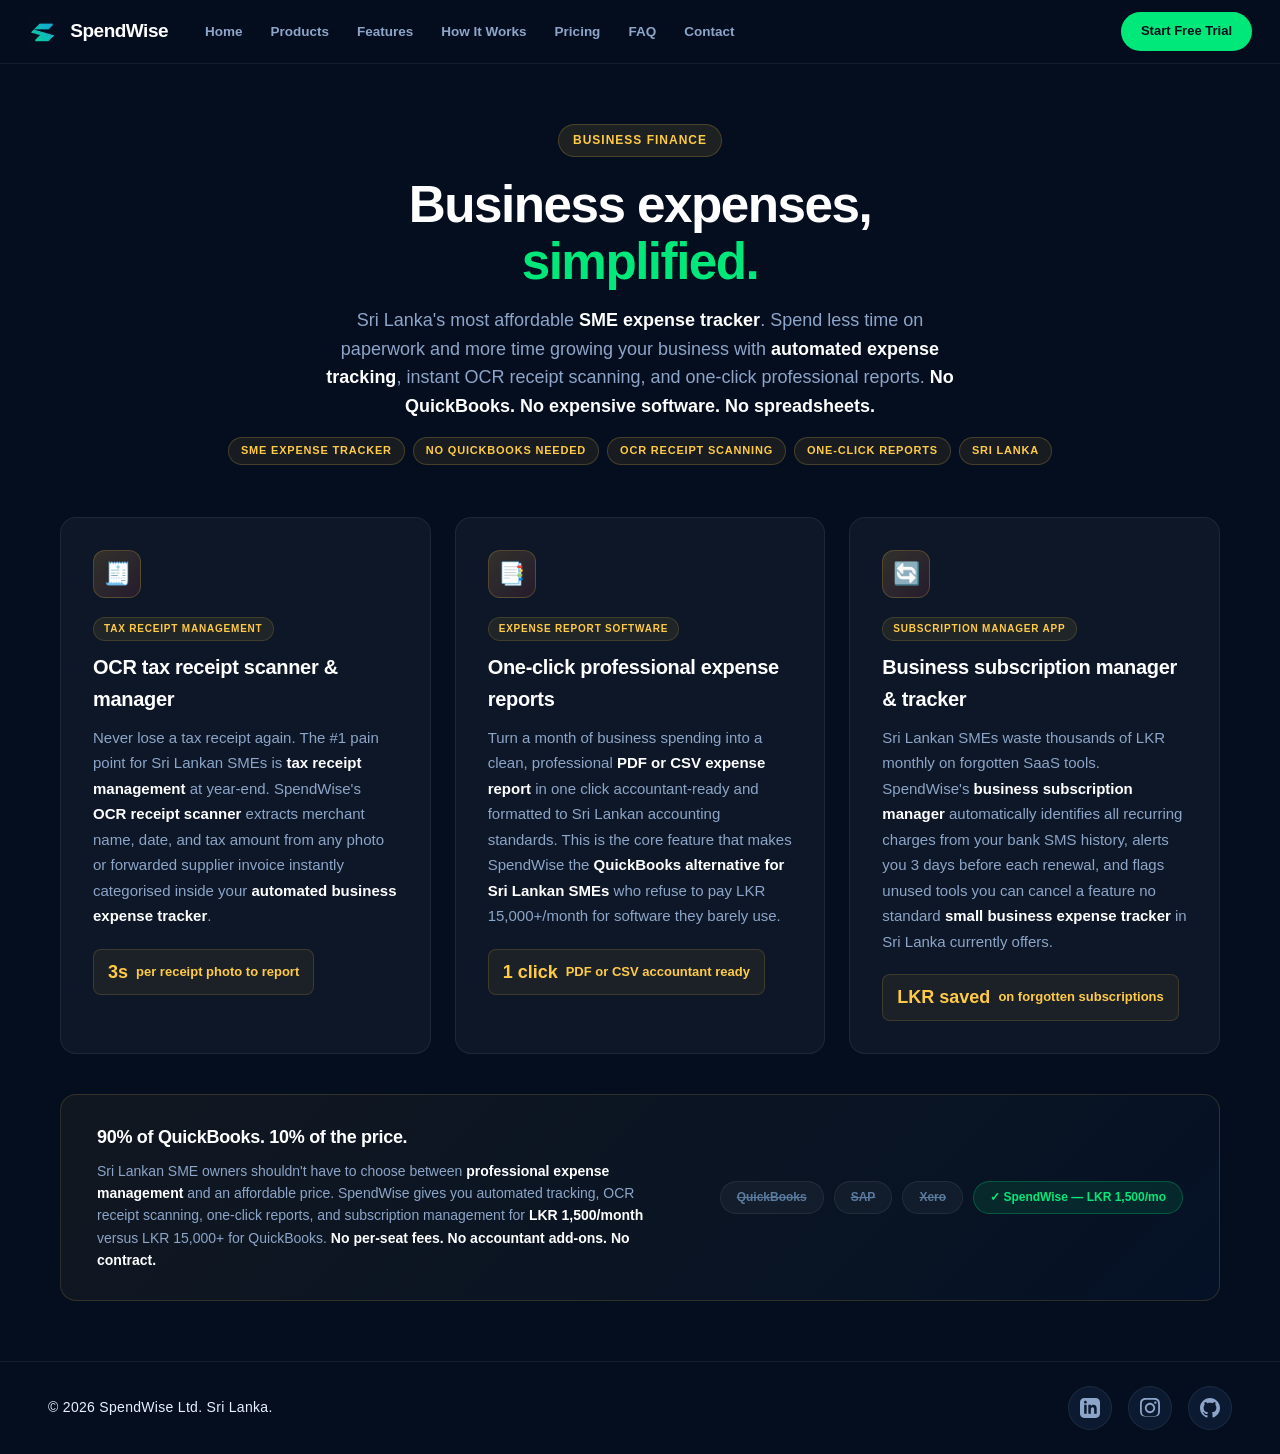
<file: spendwise/business-finance.html>
<!DOCTYPE html>
<html lang="en">
<head>
<meta charset="UTF-8">
<meta name="viewport" content="width=device-width, initial-scale=1.0">
<title>SpendWise Business Finance — SME Expense Tracker Sri Lanka | No QuickBooks Needed</title>
<meta name="description" content="SpendWise SME expense tracker for Sri Lanka. OCR receipt scanning, one-click professional expense reports, and subscription management — 90% of QuickBooks at a fraction of the cost. No manual entry, no expensive software. Free 3-month trial.">
<meta name="keywords" content="SME expense tracker Sri Lanka, business expense tracking app, no QuickBooks alternative Sri Lanka, automated business expense management, OCR receipt scanner Sri Lanka, one-click expense reports, subscription manager app, small business finance app Sri Lanka, expense report software LKR, tax receipt management Sri Lanka">
<link rel="stylesheet" href="css/global.css">
<link rel="stylesheet" href="css/navbar.css">
<link rel="stylesheet" href="css/footer.css">

<style>
body{padding-top:64px;}

.section{max-width:1200px;margin:0 auto;text-align:center;padding:60px 20px;}
.section-badge{display:inline-block;background:rgba(255,203,71,0.1);border:1px solid rgba(255,203,71,0.2);color:var(--gold);font-size:12px;font-weight:700;letter-spacing:1px;text-transform:uppercase;padding:6px 14px;border-radius:100px;margin-bottom:20px;}
.section-title{font-size:clamp(36px,4vw,52px);font-weight:800;color:#fff;line-height:1.1;letter-spacing:-1.5px;margin-bottom:16px;}
.section-title em{font-style:normal;color:var(--green);}
.section-sub{font-size:18px;color:var(--text2);max-width:640px;margin:0 auto 16px;}
.section-sub strong{color:#fff;}
.keyword-line{display:flex;align-items:center;justify-content:center;gap:8px;flex-wrap:wrap;margin-bottom:52px;}
.kw-pill{display:inline-block;background:rgba(255,203,71,0.08);border:1px solid rgba(255,203,71,0.2);color:var(--gold);font-size:11px;font-weight:700;letter-spacing:0.8px;text-transform:uppercase;padding:4px 12px;border-radius:100px;}
.grid-3{display:grid;grid-template-columns:repeat(3,1fr);gap:24px;text-align:left;}
.card{background:var(--card);border:1px solid var(--border);border-radius:16px;padding:32px;transition:all .3s;position:relative;overflow:hidden;}
.card:hover{border-color:rgba(255,203,71,0.4);transform:translateY(-4px);box-shadow:0 24px 60px rgba(0,0,0,0.3);}
.card-icon{width:48px;height:48px;border-radius:12px;background:linear-gradient(135deg,rgba(255,203,71,0.15),rgba(255,77,109,0.1));border:1px solid rgba(255,203,71,0.2);display:flex;align-items:center;justify-content:center;font-size:22px;margin-bottom:16px;}
.kw-chip{display:inline-block;background:rgba(255,203,71,0.08);border:1px solid rgba(255,203,71,0.15);color:var(--gold);font-size:10px;font-weight:800;letter-spacing:0.8px;text-transform:uppercase;padding:3px 10px;border-radius:100px;margin-bottom:10px;}
.card h3{font-size:20px;font-weight:700;color:#fff;margin-bottom:10px;letter-spacing:-0.3px;}
.card p{font-size:15px;color:var(--text2);line-height:1.7;margin-bottom:16px;}
.card-stat{display:inline-flex;align-items:center;gap:8px;background:rgba(255,203,71,0.06);border:1px solid rgba(255,203,71,0.15);border-radius:8px;padding:8px 14px;font-size:13px;color:var(--gold);font-weight:600;margin-top:4px;}
.card-stat strong{font-size:18px;font-weight:800;}
.vs-strip{margin-top:40px;background:linear-gradient(135deg,rgba(255,203,71,0.05),rgba(26,140,255,0.03));border:1px solid rgba(255,203,71,0.15);border-radius:16px;padding:28px 36px;display:flex;align-items:center;justify-content:space-between;gap:24px;flex-wrap:wrap;text-align:left;}
.vs-strip h4{font-size:18px;font-weight:700;color:#fff;margin-bottom:8px;letter-spacing:-0.3px;}
.vs-strip p{font-size:14px;color:var(--text2);line-height:1.6;max-width:560px;}
.vs-strip p strong{color:#fff;}
.vs-chips{display:flex;gap:10px;flex-wrap:wrap;flex-shrink:0;align-items:center;}
.chip-cross{background:rgba(255,255,255,0.04);border:1px solid var(--border);color:var(--text3);font-size:12px;font-weight:600;padding:6px 16px;border-radius:100px;text-decoration:line-through;}
.chip-win{background:rgba(0,232,122,0.1);border:1px solid rgba(0,232,122,0.25);color:var(--green);font-size:12px;font-weight:700;padding:6px 16px;border-radius:100px;}
@media(max-width:900px){.grid-3{grid-template-columns:1fr;}.vs-strip{flex-direction:column;text-align:center;}.vs-chips{justify-content:center;}}

</style>
<link rel="icon" href="data:image/svg+xml,<svg xmlns='http://www.w3.org/2000/svg' viewBox='0 0 100 100'><circle cx='50' cy='50' r='45' fill='%2300e87a'/><text y='.9em' font-size='60' x='18'>💰</text></svg>">
</head>
<body>

  <!-- ══ NAVBAR ══ -->
  <nav class="sw-nav" id="sw-nav">
    <div class="nav-inner">
      <a href="index.html" class="nav-brand">
        <img src="assets/images/logo.png" alt="SpendWise logo">
        <span>SpendWise</span>
      </a>
      <div class="nav-links" id="navLinks">
        <a href="index.html"          class="nav-link">Home</a>
        <a href="products.html"       class="nav-link">Products</a>
        <a href="features.html"       class="nav-link">Features</a>
        <a href="how-it-works.html"   class="nav-link">How It Works</a>
        <a href="pricing.html"        class="nav-link">Pricing</a>
        <a href="faq.html"            class="nav-link">FAQ</a>
        <a href="contact.html"        class="nav-link">Contact</a>
      </div>
      <div class="nav-actions">
        <a href="pricing.html" class="btn-nav-cta">Start Free Trial</a>
        <button class="hamburger" id="hamburger" aria-label="Toggle menu">
          <span></span><span></span><span></span>
        </button>
      </div>
    </div>
  </nav>

<div class="section">
  <div class="section-badge">Business Finance</div>
  <h2 class="section-title">Business expenses,<br><em>simplified.</em></h2>
  <p class="section-sub">Sri Lanka's most affordable <strong>SME expense tracker</strong>. Spend less time on paperwork and more time growing your business with <strong>automated expense tracking</strong>, instant OCR receipt scanning, and one-click professional reports. <strong>No QuickBooks. No expensive software. No spreadsheets.</strong></p>
  <div class="keyword-line">
    <span class="kw-pill">SME expense tracker</span>
    <span class="kw-pill">No QuickBooks needed</span>
    <span class="kw-pill">OCR receipt scanning</span>
    <span class="kw-pill">One-click reports</span>
    <span class="kw-pill">Sri Lanka</span>
  </div>
  <div class="grid-3">
    <div class="card">
      <div class="card-icon">🧾</div>
      <div class="kw-chip">Tax receipt management</div>
      <h3>OCR tax receipt scanner &amp; manager</h3>
      <p>Never lose a tax receipt again. The #1 pain point for Sri Lankan SMEs is <strong style="color:#fff;">tax receipt management</strong> at year-end. SpendWise's <strong style="color:#fff;">OCR receipt scanner</strong> extracts merchant name, date, and tax amount from any photo or forwarded supplier invoice instantly categorised inside your <strong style="color:#fff;">automated business expense tracker</strong>.</p>
      <div class="card-stat"><strong>3s</strong> per receipt photo to report</div>
    </div>
    <div class="card">
      <div class="card-icon">📑</div>
      <div class="kw-chip">Expense report software</div>
      <h3>One-click professional expense reports</h3>
      <p>Turn a month of business spending into a clean, professional <strong style="color:#fff;">PDF or CSV expense report</strong> in one click accountant-ready and formatted to Sri Lankan accounting standards. This is the core feature that makes SpendWise the <strong style="color:#fff;">QuickBooks alternative for Sri Lankan SMEs</strong> who refuse to pay LKR 15,000+/month for software they barely use.</p>
      <div class="card-stat"><strong>1 click</strong> PDF or CSV accountant ready</div>
    </div>
    <div class="card">
      <div class="card-icon">🔄</div>
      <div class="kw-chip">Subscription manager app</div>
      <h3>Business subscription manager &amp; tracker</h3>
      <p>Sri Lankan SMEs waste thousands of LKR monthly on forgotten SaaS tools. SpendWise's <strong style="color:#fff;">business subscription manager</strong> automatically identifies all recurring charges from your bank SMS history, alerts you 3 days before each renewal, and flags unused tools you can cancel a feature no standard <strong style="color:#fff;">small business expense tracker</strong> in Sri Lanka currently offers.</p>
      <div class="card-stat"><strong>LKR saved</strong> on forgotten subscriptions</div>
    </div>
  </div>
  <div class="vs-strip">
    <div>
      <h4>90% of QuickBooks. 10% of the price.</h4>
      <p>Sri Lankan SME owners shouldn't have to choose between <strong>professional expense management</strong> and an affordable price. SpendWise gives you automated tracking, OCR receipt scanning, one-click reports, and subscription management for <strong>LKR 1,500/month</strong> versus LKR 15,000+ for QuickBooks. <strong>No per-seat fees. No accountant add-ons. No contract.</strong></p>
    </div>
    <div class="vs-chips">
      <div class="chip-cross">QuickBooks</div>
      <div class="chip-cross">SAP</div>
      <div class="chip-cross">Xero</div>
      <div class="chip-win">✓ SpendWise — LKR 1,500/mo</div>
    </div>
  </div>
</div>

  <!-- ══ FOOTER ══ -->
  <footer>
    <div class="footer-nav">
      <div class="copyright">© 2026 SpendWise Ltd. Sri Lanka.</div>
      <div class="social-links">
        <a href="https://www.linkedin.com/in/ravidu-senajith/" target="_blank" rel="noopener" title="LinkedIn">
          <svg viewBox="0 0 24 24"><path d="M19 0h-14c-2.761 0-5 2.239-5 5v14c0 2.761 2.239 5 5 5h14c2.762 0 5-2.239 5-5v-14c0-2.761-2.238-5-5-5zm-11 19h-3v-11h3v11zm-1.5-12.268c-.966 0-1.75-.79-1.75-1.764s.784-1.764 1.75-1.764 1.75.79 1.75 1.764-.783 1.764-1.75 1.764zm13.5 12.268h-3v-5.604c0-3.368-4-3.113-4 0v5.604h-3v-11h3v1.765c1.396-2.586 7-2.777 7 2.476v6.759z"/></svg>
        </a>
        <a href="https://www.instagram.com/spendwiselk/" target="_blank" rel="noopener" title="Instagram">
          <svg viewBox="0 0 24 24"><path d="M12 2.163c3.204 0 3.584.012 4.85.07 3.252.148 4.771 1.691 4.919 4.919.058 1.265.069 1.645.069 4.849 0 3.205-.012 3.584-.069 4.849-.149 3.225-1.664 4.771-4.919 4.919-1.266.058-1.644.07-4.85.07-3.204 0-3.584-.012-4.849-.07-3.26-.149-4.771-1.699-4.919-4.92-.058-1.265-.07-1.644-.07-4.849 0-3.204.013-3.583.07-4.849.149-3.227 1.664-4.771 4.919-4.919 1.266-.057 1.645-.069 4.849-.069zm0-2.163c-3.259 0-3.667.014-4.947.072-4.358.2-6.78 1.76-6.98 6.208-.058 1.281-.072 1.688-.072 4.948s.014 3.667.072 4.947c.2 4.441 2.618 5.998 6.98 6.195 1.28.058 1.689.072 4.947.072 3.259 0 3.668-.014 4.948-.072 4.354-.2 6.782-1.762 6.979-6.195.059-1.28.073-1.689.073-4.947 0-3.259-.014-3.667-.072-4.947-.196-4.439-2.618-5.999-6.979-6.208-1.28-.058-1.689-.072-4.948-.072zm0 5.838c-3.403 0-6.162 2.759-6.162 6.162s2.759 6.163 6.162 6.163 6.162-2.759 6.162-6.163c0-3.403-2.759-6.162-6.162-6.162zm0 10.162c-2.209 0-4-1.79-4-4 0-2.209 1.791-4 4-4s4 1.791 4 4c0 2.21-1.791 4-4 4zm6.406-11.845c-.796 0-1.441.645-1.441 1.44s.645 1.44 1.441 1.44c.795 0 1.439-.645 1.439-1.44s-.644-1.44-1.439-1.44z"/></svg>
        </a>
        <a href="https://github.com/Whi7erose" target="_blank" rel="noopener" title="GitHub">
          <svg viewBox="0 0 24 24"><path d="M12 0c-6.626 0-12 5.373-12 12 0 5.302 3.438 9.8 8.207 11.387.599.111.793-.261.793-.577v-2.234c-3.338.726-4.033-1.416-4.033-1.416-.546-1.387-1.333-1.756-1.333-1.756-1.089-.745.083-.729.083-.729 1.205.084 1.839 1.237 1.839 1.237 1.07 1.834 2.807 1.304 3.492.997.107-.775.418-1.305.762-1.604-2.665-.305-5.467-1.334-5.467-5.931 0-1.311.469-2.381 1.236-3.221-.124-.303-.535-1.524.117-3.176 0 0 1.008-.322 3.301 1.23.957-.266 1.983-.399 3.003-.404 1.02.005 2.047.138 3.006.404 2.291-1.552 3.297-1.23 3.297-1.23.653 1.653.242 2.874.118 3.176.77.84 1.235 1.911 1.235 3.221 0 4.609-2.807 5.624-5.479 5.921.43.372.823 1.102.823 2.222v3.293c0 .319.192.694.801.576 4.765-1.589 8.199-6.086 8.199-11.386 0-6.627-5.373-12-12-12z"/></svg>
        </a>
      </div>
    </div>
  </footer>

  <script src="js/navbar.js"></script>

</body>
</html>
</file>
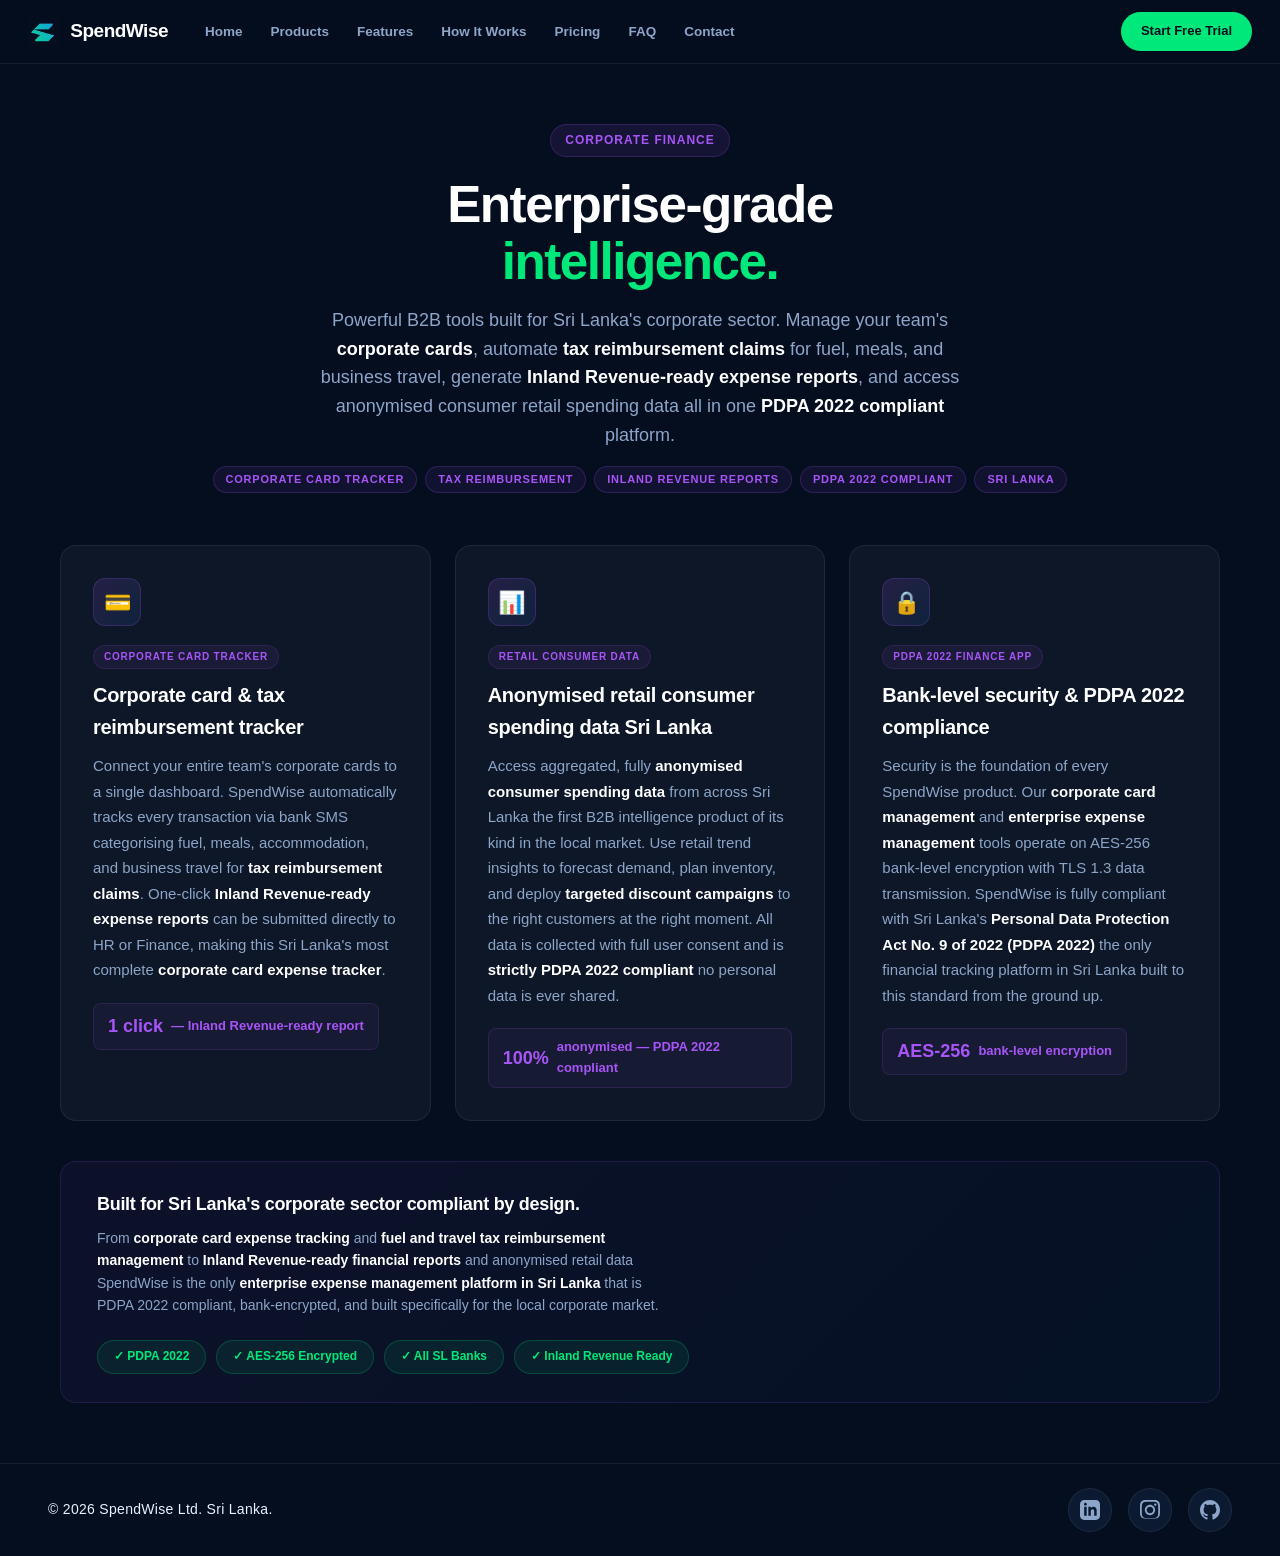
<file: spendwise/corporate-finance.html>
<!DOCTYPE html>
<html lang="en">
<head>
<meta charset="UTF-8">
<meta name="viewport" content="width=device-width, initial-scale=1.0">
<title>SpendWise Corporate Finance — Corporate Card Tracker &amp; Tax Reimbursement Management Sri Lanka</title>
<meta name="description" content="SpendWise corporate finance tools for Sri Lanka. Manage corporate cards, automate tax reimbursement claims for fuel, meals and travel, generate Inland Revenue-ready expense reports, and access anonymised retail consumer data. PDPA 2022 compliant.">
<meta name="keywords" content="corporate card tracker Sri Lanka, tax reimbursement app Sri Lanka, Inland Revenue expense report, corporate expense management, business travel expense tracker, fuel reimbursement app, corporate card management Sri Lanka, PDPA 2022 compliant finance app, retail consumer data Sri Lanka, anonymised spending data Sri Lanka, enterprise expense management LKR">
<link rel="stylesheet" href="css/global.css">
<link rel="stylesheet" href="css/navbar.css">
<link rel="stylesheet" href="css/footer.css">

<style>
body{padding-top:64px;}

.section{max-width:1200px;margin:0 auto;text-align:center;padding:60px 20px;}
.section-badge{display:inline-block;background:rgba(168,85,247,0.1);border:1px solid rgba(168,85,247,0.2);color:var(--purple);font-size:12px;font-weight:700;letter-spacing:1px;text-transform:uppercase;padding:6px 14px;border-radius:100px;margin-bottom:20px;}
.section-title{font-size:clamp(36px,4vw,52px);font-weight:800;color:#fff;line-height:1.1;letter-spacing:-1.5px;margin-bottom:16px;}
.section-title em{font-style:normal;color:var(--green);}
.section-sub{font-size:18px;color:var(--text2);max-width:640px;margin:0 auto 16px;}
.section-sub strong{color:#fff;}
.keyword-line{display:flex;align-items:center;justify-content:center;gap:8px;flex-wrap:wrap;margin-bottom:52px;}
.kw-pill{display:inline-block;background:rgba(168,85,247,0.08);border:1px solid rgba(168,85,247,0.2);color:var(--purple);font-size:11px;font-weight:700;letter-spacing:0.8px;text-transform:uppercase;padding:4px 12px;border-radius:100px;}
.grid-3{display:grid;grid-template-columns:repeat(3,1fr);gap:24px;text-align:left;}
.card{background:var(--card);border:1px solid var(--border);border-radius:16px;padding:32px;transition:all .3s;position:relative;overflow:hidden;}
.card:hover{border-color:rgba(168,85,247,0.4);transform:translateY(-4px);box-shadow:0 24px 60px rgba(0,0,0,0.3);}
.card-icon{width:48px;height:48px;border-radius:12px;background:linear-gradient(135deg,rgba(168,85,247,0.15),rgba(26,140,255,0.1));border:1px solid rgba(168,85,247,0.2);display:flex;align-items:center;justify-content:center;font-size:22px;margin-bottom:16px;}
.kw-chip{display:inline-block;background:rgba(168,85,247,0.08);border:1px solid rgba(168,85,247,0.15);color:var(--purple);font-size:10px;font-weight:800;letter-spacing:0.8px;text-transform:uppercase;padding:3px 10px;border-radius:100px;margin-bottom:10px;}
.card h3{font-size:20px;font-weight:700;color:#fff;margin-bottom:10px;letter-spacing:-0.3px;}
.card p{font-size:15px;color:var(--text2);line-height:1.7;margin-bottom:16px;}
.card-stat{display:inline-flex;align-items:center;gap:8px;background:rgba(168,85,247,0.06);border:1px solid rgba(168,85,247,0.15);border-radius:8px;padding:8px 14px;font-size:13px;color:var(--purple);font-weight:600;margin-top:4px;}
.card-stat strong{font-size:18px;font-weight:800;}
.compliance-strip{margin-top:40px;background:linear-gradient(135deg,rgba(168,85,247,0.05),rgba(26,140,255,0.03));border:1px solid rgba(168,85,247,0.15);border-radius:16px;padding:28px 36px;display:flex;align-items:center;justify-content:space-between;gap:24px;flex-wrap:wrap;text-align:left;}
.compliance-strip h4{font-size:18px;font-weight:700;color:#fff;margin-bottom:8px;letter-spacing:-0.3px;}
.compliance-strip p{font-size:14px;color:var(--text2);line-height:1.6;max-width:580px;}
.compliance-strip p strong{color:#fff;}
.compliance-badges{display:flex;gap:10px;flex-wrap:wrap;flex-shrink:0;align-items:center;}
.badge-item{background:rgba(0,232,122,0.08);border:1px solid rgba(0,232,122,0.2);color:var(--green);font-size:12px;font-weight:700;padding:6px 16px;border-radius:100px;display:flex;align-items:center;gap:6px;}
@media(max-width:900px){.grid-3{grid-template-columns:1fr;}.compliance-strip{flex-direction:column;text-align:center;}.compliance-badges{justify-content:center;}}

</style>
<link rel="icon" href="data:image/svg+xml,<svg xmlns='http://www.w3.org/2000/svg' viewBox='0 0 100 100'><circle cx='50' cy='50' r='45' fill='%2300e87a'/><text y='.9em' font-size='60' x='18'>💰</text></svg>">
</head>
<body>

  <!-- ══ NAVBAR ══ -->
  <nav class="sw-nav" id="sw-nav">
    <div class="nav-inner">
      <a href="index.html" class="nav-brand">
        <img src="assets/images/logo.png" alt="SpendWise logo">
        <span>SpendWise</span>
      </a>
      <div class="nav-links" id="navLinks">
        <a href="index.html"          class="nav-link">Home</a>
        <a href="products.html"       class="nav-link">Products</a>
        <a href="features.html"       class="nav-link">Features</a>
        <a href="how-it-works.html"   class="nav-link">How It Works</a>
        <a href="pricing.html"        class="nav-link">Pricing</a>
        <a href="faq.html"            class="nav-link">FAQ</a>
        <a href="contact.html"        class="nav-link">Contact</a>
      </div>
      <div class="nav-actions">
        <a href="pricing.html" class="btn-nav-cta">Start Free Trial</a>
        <button class="hamburger" id="hamburger" aria-label="Toggle menu">
          <span></span><span></span><span></span>
        </button>
      </div>
    </div>
  </nav>

<div class="section">
  <div class="section-badge">Corporate Finance</div>
  <h2 class="section-title">Enterprise-grade<br><em>intelligence.</em></h2>
  <p class="section-sub">Powerful B2B tools built for Sri Lanka's corporate sector. Manage your team's <strong>corporate cards</strong>, automate <strong>tax reimbursement claims</strong> for fuel, meals, and business travel, generate <strong>Inland Revenue-ready expense reports</strong>, and access anonymised consumer retail spending data all in one <strong>PDPA 2022 compliant</strong> platform.</p>
  <div class="keyword-line">
    <span class="kw-pill">Corporate card tracker</span>
    <span class="kw-pill">Tax reimbursement</span>
    <span class="kw-pill">Inland Revenue reports</span>
    <span class="kw-pill">PDPA 2022 compliant</span>
    <span class="kw-pill">Sri Lanka</span>
  </div>
  <div class="grid-3">
    <div class="card">
      <div class="card-icon">💳</div>
      <div class="kw-chip">Corporate card tracker</div>
      <h3>Corporate card &amp; tax reimbursement tracker</h3>
      <p>Connect your entire team's corporate cards to a single dashboard. SpendWise automatically tracks every transaction via bank SMS categorising fuel, meals, accommodation, and business travel for <strong style="color:#fff;">tax reimbursement claims</strong>. One-click <strong style="color:#fff;">Inland Revenue-ready expense reports</strong> can be submitted directly to HR or Finance, making this Sri Lanka's most complete <strong style="color:#fff;">corporate card expense tracker</strong>.</p>
      <div class="card-stat"><strong>1 click</strong> — Inland Revenue-ready report</div>
    </div>
    <div class="card">
      <div class="card-icon">📊</div>
      <div class="kw-chip">Retail consumer data</div>
      <h3>Anonymised retail consumer spending data Sri Lanka</h3>
      <p>Access aggregated, fully <strong style="color:#fff;">anonymised consumer spending data</strong> from across Sri Lanka the first B2B intelligence product of its kind in the local market. Use retail trend insights to forecast demand, plan inventory, and deploy <strong style="color:#fff;">targeted discount campaigns</strong> to the right customers at the right moment. All data is collected with full user consent and is <strong style="color:#fff;">strictly PDPA 2022 compliant</strong> no personal data is ever shared.</p>
      <div class="card-stat"><strong>100%</strong> anonymised — PDPA 2022 compliant</div>
    </div>
    <div class="card">
      <div class="card-icon">🔒</div>
      <div class="kw-chip">PDPA 2022 finance app</div>
      <h3>Bank-level security &amp; PDPA 2022 compliance</h3>
      <p>Security is the foundation of every SpendWise product. Our <strong style="color:#fff;">corporate card management</strong> and <strong style="color:#fff;">enterprise expense management</strong> tools operate on AES-256 bank-level encryption with TLS 1.3 data transmission. SpendWise is fully compliant with Sri Lanka's <strong style="color:#fff;">Personal Data Protection Act No. 9 of 2022 (PDPA 2022)</strong> the only financial tracking platform in Sri Lanka built to this standard from the ground up.</p>
      <div class="card-stat"><strong>AES-256</strong> bank-level encryption</div>
    </div>
  </div>
  <div class="compliance-strip">
    <div>
      <h4>Built for Sri Lanka's corporate sector compliant by design.</h4>
      <p>From <strong>corporate card expense tracking</strong> and <strong>fuel and travel tax reimbursement management</strong> to <strong>Inland Revenue-ready financial reports</strong> and anonymised retail data SpendWise is the only <strong>enterprise expense management platform in Sri Lanka</strong> that is PDPA 2022 compliant, bank-encrypted, and built specifically for the local corporate market.</p>
    </div>
    <div class="compliance-badges">
      <div class="badge-item">✓ PDPA 2022</div>
      <div class="badge-item">✓ AES-256 Encrypted</div>
      <div class="badge-item">✓ All SL Banks</div>
      <div class="badge-item">✓ Inland Revenue Ready</div>
    </div>
  </div>
</div>

  <!-- ══ FOOTER ══ -->
  <footer>
    <div class="footer-nav">
      <div class="copyright">© 2026 SpendWise Ltd. Sri Lanka.</div>
      <div class="social-links">
        <a href="https://www.linkedin.com/in/ravidu-senajith/" target="_blank" rel="noopener" title="LinkedIn">
          <svg viewBox="0 0 24 24"><path d="M19 0h-14c-2.761 0-5 2.239-5 5v14c0 2.761 2.239 5 5 5h14c2.762 0 5-2.239 5-5v-14c0-2.761-2.238-5-5-5zm-11 19h-3v-11h3v11zm-1.5-12.268c-.966 0-1.75-.79-1.75-1.764s.784-1.764 1.75-1.764 1.75.79 1.75 1.764-.783 1.764-1.75 1.764zm13.5 12.268h-3v-5.604c0-3.368-4-3.113-4 0v5.604h-3v-11h3v1.765c1.396-2.586 7-2.777 7 2.476v6.759z"/></svg>
        </a>
        <a href="https://www.instagram.com/spendwiselk/" target="_blank" rel="noopener" title="Instagram">
          <svg viewBox="0 0 24 24"><path d="M12 2.163c3.204 0 3.584.012 4.85.07 3.252.148 4.771 1.691 4.919 4.919.058 1.265.069 1.645.069 4.849 0 3.205-.012 3.584-.069 4.849-.149 3.225-1.664 4.771-4.919 4.919-1.266.058-1.644.07-4.85.07-3.204 0-3.584-.012-4.849-.07-3.26-.149-4.771-1.699-4.919-4.92-.058-1.265-.07-1.644-.07-4.849 0-3.204.013-3.583.07-4.849.149-3.227 1.664-4.771 4.919-4.919 1.266-.057 1.645-.069 4.849-.069zm0-2.163c-3.259 0-3.667.014-4.947.072-4.358.2-6.78 1.76-6.98 6.208-.058 1.281-.072 1.688-.072 4.948s.014 3.667.072 4.947c.2 4.441 2.618 5.998 6.98 6.195 1.28.058 1.689.072 4.947.072 3.259 0 3.668-.014 4.948-.072 4.354-.2 6.782-1.762 6.979-6.195.059-1.28.073-1.689.073-4.947 0-3.259-.014-3.667-.072-4.947-.196-4.439-2.618-5.999-6.979-6.208-1.28-.058-1.689-.072-4.948-.072zm0 5.838c-3.403 0-6.162 2.759-6.162 6.162s2.759 6.163 6.162 6.163 6.162-2.759 6.162-6.163c0-3.403-2.759-6.162-6.162-6.162zm0 10.162c-2.209 0-4-1.79-4-4 0-2.209 1.791-4 4-4s4 1.791 4 4c0 2.21-1.791 4-4 4zm6.406-11.845c-.796 0-1.441.645-1.441 1.44s.645 1.44 1.441 1.44c.795 0 1.439-.645 1.439-1.44s-.644-1.44-1.439-1.44z"/></svg>
        </a>
        <a href="https://github.com/Whi7erose" target="_blank" rel="noopener" title="GitHub">
          <svg viewBox="0 0 24 24"><path d="M12 0c-6.626 0-12 5.373-12 12 0 5.302 3.438 9.8 8.207 11.387.599.111.793-.261.793-.577v-2.234c-3.338.726-4.033-1.416-4.033-1.416-.546-1.387-1.333-1.756-1.333-1.756-1.089-.745.083-.729.083-.729 1.205.084 1.839 1.237 1.839 1.237 1.07 1.834 2.807 1.304 3.492.997.107-.775.418-1.305.762-1.604-2.665-.305-5.467-1.334-5.467-5.931 0-1.311.469-2.381 1.236-3.221-.124-.303-.535-1.524.117-3.176 0 0 1.008-.322 3.301 1.23.957-.266 1.983-.399 3.003-.404 1.02.005 2.047.138 3.006.404 2.291-1.552 3.297-1.23 3.297-1.23.653 1.653.242 2.874.118 3.176.77.84 1.235 1.911 1.235 3.221 0 4.609-2.807 5.624-5.479 5.921.43.372.823 1.102.823 2.222v3.293c0 .319.192.694.801.576 4.765-1.589 8.199-6.086 8.199-11.386 0-6.627-5.373-12-12-12z"/></svg>
        </a>
      </div>
    </div>
  </footer>

  <script src="js/navbar.js"></script>

</body>
</html>
</file>
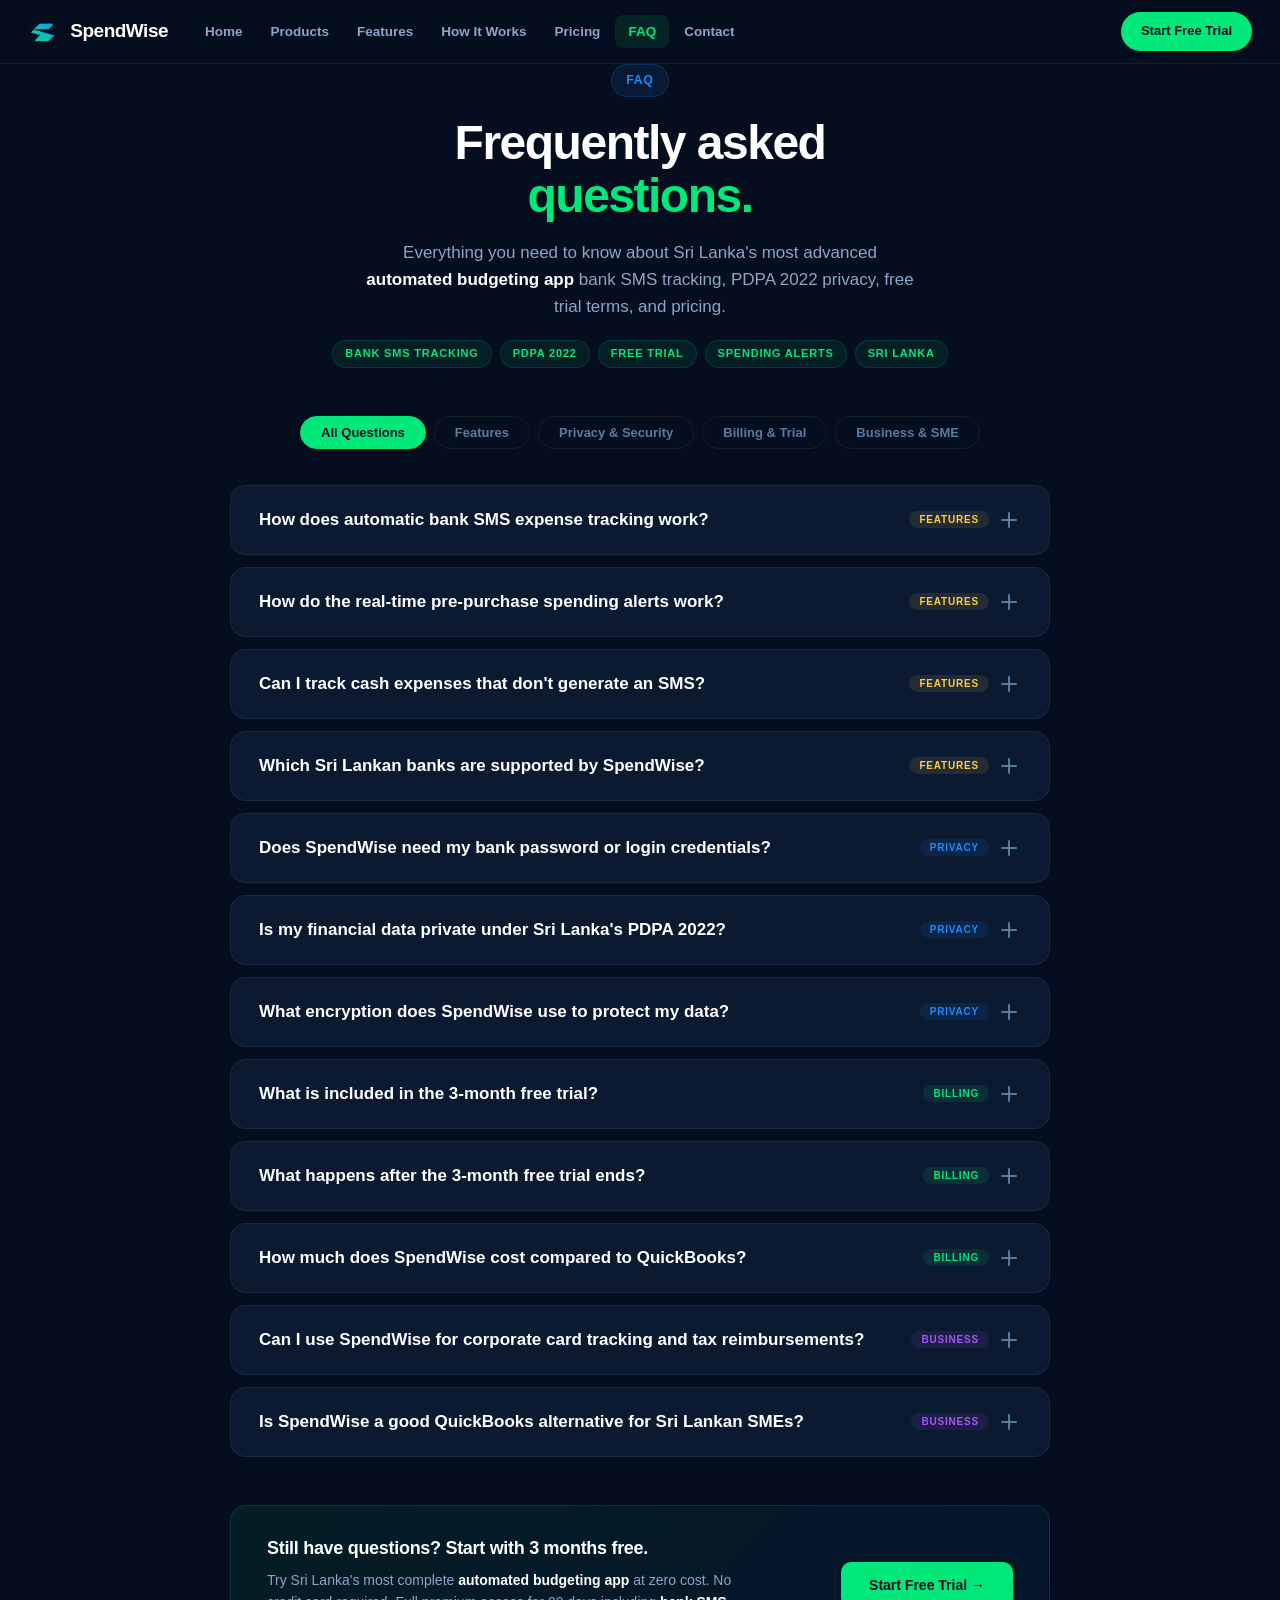
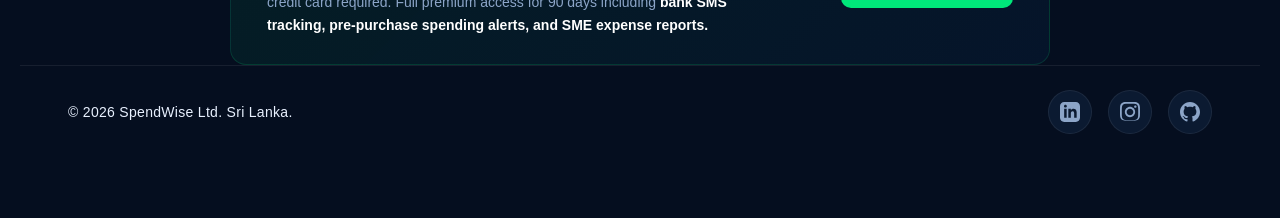
<file: spendwise/faq.html>
<!DOCTYPE html>
<html lang="en">
<head>
<meta charset="UTF-8">
<meta name="viewport" content="width=device-width, initial-scale=1.0">
<title>SpendWise FAQ — Automated Budgeting App Sri Lanka | Bank SMS Tracking, Privacy &amp; Pricing Questions</title>
<meta name="description" content="SpendWise FAQ: how bank SMS expense tracking works in Sri Lanka, PDPA 2022 data privacy, free trial details, pre-purchase spending alerts, corporate card reimbursement, QuickBooks alternative pricing, and supported Sri Lankan banks.">
<meta name="keywords" content="SpendWise FAQ Sri Lanka, budgeting app questions, bank SMS tracking Sri Lanka, PDPA 2022 financial app, free budgeting app trial Sri Lanka, pre-purchase spending alerts how it works, corporate card tracker FAQ, QuickBooks alternative Sri Lanka FAQ, automated expense tracker questions">
<link rel="stylesheet" href="css/global.css">
<link rel="stylesheet" href="css/navbar.css">
<link rel="stylesheet" href="css/footer.css">

<link rel="icon" href="data:image/svg+xml,<svg xmlns='http://www.w3.org/2000/svg' viewBox='0 0 100 100'><circle cx='50' cy='50' r='45' fill='%2300e87a'/><text y='.9em' font-size='60' x='18'>💰</text></svg>">
</head>
<body style="padding-top:64px;">

  <!-- ══ NAVBAR ══ -->
  <nav class="sw-nav" id="sw-nav">
    <div class="nav-inner">
      <a href="index.html" class="nav-brand">
        <img src="assets/images/logo.png" alt="SpendWise logo">
        <span>SpendWise</span>
      </a>
      <div class="nav-links" id="navLinks">
        <a href="index.html"          class="nav-link">Home</a>
        <a href="products.html"       class="nav-link">Products</a>
        <a href="features.html"       class="nav-link">Features</a>
        <a href="how-it-works.html"   class="nav-link">How It Works</a>
        <a href="pricing.html"        class="nav-link">Pricing</a>
        <a href="faq.html"            class="nav-link">FAQ</a>
        <a href="contact.html"        class="nav-link">Contact</a>
      </div>
      <div class="nav-actions">
        <a href="pricing.html" class="btn-nav-cta">Start Free Trial</a>
        <button class="hamburger" id="hamburger" aria-label="Toggle menu">
          <span></span><span></span><span></span>
        </button>
      </div>
    </div>
  </nav>


<style>
*{margin:0;padding:0;box-sizing:border-box}
:root{--navy:#050e1f;--navy2:#0b1a31;--navy3:#112040;--green:#00e87a;--green2:#00c465;--blue:#1a8cff;--gold:#ffcb47;--text:#e8f0fe;--text2:#8ca5c8;--text3:#5a7a9e;--border:rgba(255,255,255,0.07);--card:rgba(255,255,255,0.04);--font-sans:"Google Sans Flex",-apple-system,BlinkMacSystemFont,"Segoe UI",sans-serif;}
body{background:var(--navy);color:var(--text);font-family:var(--font-sans);-webkit-font-smoothing:antialiased;font-size:16px;line-height:1.6;padding:60px 20px;overflow-x:hidden;}
.faq-header{text-align:center;max-width:800px;margin:0 auto 16px;}
.section-badge{display:inline-block;background:rgba(26,140,255,0.1);border:1px solid rgba(26,140,255,0.2);color:var(--blue);font-size:12px;font-weight:700;letter-spacing:1px;text-transform:uppercase;padding:6px 14px;border-radius:100px;margin-bottom:20px;}
.faq-header h2{font-size:clamp(32px,4vw,48px);font-weight:800;color:#fff;line-height:1.1;letter-spacing:-1.5px;margin-bottom:16px;}
.faq-header h2 em{font-style:normal;color:var(--green);}
.faq-header p{font-size:17px;color:var(--text2);max-width:560px;margin:0 auto;}
.faq-header p strong{color:#fff;}
.keyword-line{display:flex;align-items:center;justify-content:center;gap:8px;flex-wrap:wrap;margin:20px auto 48px;}
.kw-pill{display:inline-block;background:rgba(0,232,122,0.07);border:1px solid rgba(0,232,122,0.15);color:var(--green);font-size:11px;font-weight:700;letter-spacing:0.8px;text-transform:uppercase;padding:4px 12px;border-radius:100px;}
.faq-tabs{display:flex;align-items:center;justify-content:center;gap:8px;flex-wrap:wrap;margin-bottom:36px;}
.tab-btn{padding:8px 20px;border-radius:100px;border:1px solid var(--border);background:transparent;color:var(--text3);font-family:var(--font-sans);font-size:13px;font-weight:600;cursor:pointer;transition:all .2s;}
.tab-btn:hover{border-color:rgba(255,255,255,0.2);color:var(--text);}
.tab-btn.active{background:var(--green);border-color:var(--green);color:var(--navy);}
.faq-container{max-width:820px;margin:0 auto;display:flex;flex-direction:column;gap:12px;}
.faq-item{background:var(--navy2);border:1px solid var(--border);border-radius:16px;overflow:hidden;transition:all .3s ease;opacity:0;transform:translateY(16px);}
.faq-item.visible{opacity:1;transform:translateY(0);}
.faq-item:hover{border-color:rgba(0,232,122,0.2);}
.faq-item.active{border-color:rgba(0,232,122,0.4);box-shadow:0 10px 30px rgba(0,0,0,0.25);}
.faq-item.hidden{display:none;}
.faq-question{width:100%;text-align:left;background:none;border:none;padding:22px 28px;font-family:var(--font-sans);font-size:17px;font-weight:700;color:#fff;cursor:pointer;display:flex;justify-content:space-between;align-items:center;transition:color .2s;gap:16px;}
.faq-question:hover{color:var(--green);}
.faq-item.active .faq-question{color:var(--green);}
.faq-cat-tag{font-size:10px;font-weight:800;letter-spacing:0.8px;text-transform:uppercase;padding:3px 10px;border-radius:100px;flex-shrink:0;margin-left:8px;transition:opacity .2s;}
.cat-privacy{background:rgba(26,140,255,0.1);color:var(--blue);}
.cat-billing{background:rgba(0,232,122,0.1);color:var(--green);}
.cat-features{background:rgba(255,203,71,0.1);color:var(--gold);}
.cat-business{background:rgba(168,85,247,0.1);color:#a855f7;}
.icon-toggle{position:relative;width:24px;height:24px;flex-shrink:0;}
.icon-toggle::before,.icon-toggle::after{content:'';position:absolute;background:var(--text3);transition:all .3s ease;border-radius:2px;}
.icon-toggle::before{top:11px;left:4px;right:4px;height:2px;}
.icon-toggle::after{top:4px;bottom:4px;left:11px;width:2px;}
.faq-item.active .icon-toggle::before,.faq-item.active .icon-toggle::after{background:var(--green);}
.faq-item.active .icon-toggle::after{transform:rotate(90deg);opacity:0;}
.faq-answer{max-height:0;overflow:hidden;transition:max-height .45s cubic-bezier(.2,.8,.2,1);}
.faq-answer-inner{padding:0 28px 28px;font-size:15px;color:var(--text2);line-height:1.75;}
.faq-answer-inner strong{color:#fff;}
.faq-answer-inner a{color:var(--green);text-decoration:none;}
.faq-answer-inner a:hover{text-decoration:underline;}
.answer-highlight{background:rgba(0,232,122,0.05);border:1px solid rgba(0,232,122,0.12);border-radius:10px;padding:12px 16px;margin-top:12px;font-size:13px;color:var(--green);font-weight:600;display:flex;align-items:center;gap:8px;}
.cta-strip{max-width:820px;margin:48px auto 0;background:linear-gradient(135deg,rgba(0,232,122,0.07),rgba(26,140,255,0.05));border:1px solid rgba(0,232,122,0.15);border-radius:16px;padding:28px 36px;display:flex;align-items:center;justify-content:space-between;gap:20px;flex-wrap:wrap;text-align:left;}
.cta-strip h4{font-size:18px;font-weight:700;color:#fff;margin-bottom:6px;letter-spacing:-0.3px;}
.cta-strip p{font-size:14px;color:var(--text2);max-width:500px;line-height:1.6;}
.cta-strip p strong{color:#fff;}
.btn-cta{background:var(--green);color:var(--navy);font-family:var(--font-sans);font-size:14px;font-weight:700;padding:12px 28px;border-radius:10px;border:none;cursor:pointer;transition:all .2s;white-space:nowrap;flex-shrink:0;text-decoration:none;}
.btn-cta:hover{background:var(--green2);transform:translateY(-1px);}
@media(max-width:600px){.faq-question{padding:18px 20px;font-size:15px;}.faq-answer-inner{padding:0 20px 22px;font-size:14px;}.cta-strip{flex-direction:column;text-align:center;}.faq-cat-tag{display:none;}}
</style>
<div class="faq-header">
  <div class="section-badge">FAQ</div>
  <h2>Frequently asked<br><em>questions.</em></h2>
  <p>Everything you need to know about Sri Lanka's most advanced <strong>automated budgeting app</strong> bank SMS tracking, PDPA 2022 privacy, free trial terms, and pricing.</p>
</div>
<div class="keyword-line">
  <span class="kw-pill">Bank SMS tracking</span>
  <span class="kw-pill">PDPA 2022</span>
  <span class="kw-pill">Free trial</span>
  <span class="kw-pill">Spending alerts</span>
  <span class="kw-pill">Sri Lanka</span>
</div>
<div class="faq-tabs">
  <button class="tab-btn active" onclick="filterFaqPage('all',this)">All Questions</button>
  <button class="tab-btn" onclick="filterFaqPage('features',this)">Features</button>
  <button class="tab-btn" onclick="filterFaqPage('privacy',this)">Privacy &amp; Security</button>
  <button class="tab-btn" onclick="filterFaqPage('billing',this)">Billing &amp; Trial</button>
  <button class="tab-btn" onclick="filterFaqPage('business',this)">Business &amp; SME</button>
</div>
<div class="faq-container" id="faqContainer">
  <div class="faq-item" data-cat="features">
    <button class="faq-question"><span>How does automatic bank SMS expense tracking work?</span><span style="display:flex;align-items:center;gap:8px;flex-shrink:0;"><span class="faq-cat-tag cat-features">Features</span><span class="icon-toggle"></span></span></button>
    <div class="faq-answer"><div class="faq-answer-inner">The moment a bank transaction SMS arrives on your phone for example, "Debit of LKR 2,840.00 at KEELLS SUPER COL" SpendWise's <strong>NLP (Natural Language Processing) engine</strong> reads it automatically. Within 3 seconds, the merchant name, amount, category (groceries, fuel, dining, etc.), and location are extracted and added to your <strong>automated expense tracker dashboard</strong>. No manual entry. No uploads. It just works for every major Sri Lankan bank from day one.<div class="answer-highlight">⚡ 3-second tracking — from SMS receipt to categorised dashboard entry</div></div></div>
  </div>
  <div class="faq-item" data-cat="features">
    <button class="faq-question"><span>How do the real-time pre-purchase spending alerts work?</span><span style="display:flex;align-items:center;gap:8px;flex-shrink:0;"><span class="faq-cat-tag cat-features">Features</span><span class="icon-toggle"></span></span></button>
    <div class="faq-answer"><div class="faq-answer-inner">SpendWise uses secure background location tracking. When you enter a store geofence for example, walking near Keells the app instantly checks our database for active promotions at nearby competitors like Cargills. If a better deal exists for your usual spending categories, SpendWise pushes a <strong>pre-purchase spending alert to your screen before you reach the checkout</strong>: "Cargills 400m away offers 25% off this week save LKR 800." This is the only feature of its kind in any <strong>budgeting app in Sri Lanka</strong>.<div class="answer-highlight">📍 Location-triggered alert fires before the transaction, not after</div></div></div>
  </div>
  <div class="faq-item" data-cat="features">
    <button class="faq-question"><span>Can I track cash expenses that don't generate an SMS?</span><span style="display:flex;align-items:center;gap:8px;flex-shrink:0;"><span class="faq-cat-tag cat-features">Features</span><span class="icon-toggle"></span></span></button>
    <div class="faq-answer"><div class="faq-answer-inner">Yes. While card and digital wallet transactions are tracked automatically via bank SMS, cash expenses can be logged using SpendWise's <strong>Voice Expense Logging</strong> feature. Simply tap the mic and say "paid 450 rupees for lunch" the app transcribes, logs, and categorises the expense in under 2 seconds. You can also manually enter amounts or photograph a physical receipt for OCR extraction. <strong>No expense goes untracked.</strong></div></div>
  </div>
  <div class="faq-item" data-cat="features">
    <button class="faq-question"><span>Which Sri Lankan banks are supported by SpendWise?</span><span style="display:flex;align-items:center;gap:8px;flex-shrink:0;"><span class="faq-cat-tag cat-features">Features</span><span class="icon-toggle"></span></span></button>
    <div class="faq-answer"><div class="faq-answer-inner">Because SpendWise uses intelligent NLP to read SMS formats rather than bank API integrations, it supports virtually every major financial institution in Sri Lanka from day one with no additional setup. Supported banks include <strong>Sampath Bank, Commercial Bank, BOC, HNB, People's Bank, NSB, NDB, Seylan, Citi, and HSBC</strong>, as well as all major digital wallets: <strong>FriMi, eZ Cash, and iPay</strong>. If your bank sends transaction SMS alerts, SpendWise tracks it automatically.<div class="answer-highlight">🏦 All major Sri Lankan banks supported — no API setup required</div></div></div>
  </div>
  <div class="faq-item" data-cat="privacy">
    <button class="faq-question"><span>Does SpendWise need my bank password or login credentials?</span><span style="display:flex;align-items:center;gap:8px;flex-shrink:0;"><span class="faq-cat-tag cat-privacy">Privacy</span><span class="icon-toggle"></span></span></button>
    <div class="faq-answer"><div class="faq-answer-inner"><strong>No never.</strong> SpendWise does not ask for your bank password, account number, internet banking credentials, or any third-party login access. We only request read permission for your device's SMS inbox specifically to parse bank transaction messages. Your banking app, all passwords, and all sensitive account details remain completely private and are never involved in the SpendWise setup or operation.<div class="answer-highlight">🔐 Zero bank credentials required — SMS read permission only</div></div></div>
  </div>
  <div class="faq-item" data-cat="privacy">
    <button class="faq-question"><span>Is my financial data private under Sri Lanka's PDPA 2022?</span><span style="display:flex;align-items:center;gap:8px;flex-shrink:0;"><span class="faq-cat-tag cat-privacy">Privacy</span><span class="icon-toggle"></span></span></button>
    <div class="faq-answer"><div class="faq-answer-inner">Yes. SpendWise was built from the ground up to comply with Sri Lanka's <strong>Personal Data Protection Act No. 9 of 2022 (PDPA 2022)</strong>. Your personal financial data is never sold. Any data utilised for B2B retail partnerships is <strong>fully anonymised, aggregated into large batches</strong>, and requires your explicit opt-in consent to participate — meaning you must actively choose to share your data; it is not enabled by default. All data is encrypted at rest with AES-256 and transmitted via TLS 1.3.<div class="answer-highlight">✓ PDPA 2022 compliant · AES-256 encrypted · No personal data sold</div></div></div>
  </div>
  <div class="faq-item" data-cat="privacy">
    <button class="faq-question"><span>What encryption does SpendWise use to protect my data?</span><span style="display:flex;align-items:center;gap:8px;flex-shrink:0;"><span class="faq-cat-tag cat-privacy">Privacy</span><span class="icon-toggle"></span></span></button>
    <div class="faq-answer"><div class="faq-answer-inner">SpendWise uses <strong>AES-256 encryption</strong> for all data stored at rest and <strong>TLS 1.3</strong> for all data transmitted between your device and our servers the same encryption standards used by major banks in Sri Lanka. The SMS parsing itself happens on-device where possible, meaning your raw transaction messages are processed locally before any data leaves your phone.</div></div>
  </div>
  <div class="faq-item" data-cat="billing">
    <button class="faq-question"><span>What is included in the 3-month free trial?</span><span style="display:flex;align-items:center;gap:8px;flex-shrink:0;"><span class="faq-cat-tag cat-billing">Billing</span><span class="icon-toggle"></span></span></button>
    <div class="faq-answer"><div class="faq-answer-inner">The 3-month free trial gives you <strong>full access to every premium feature</strong> real-time pre-purchase spending alerts, AI financial dashboard, SME expense tracking, OCR receipt scanning, subscription manager, professional PDF reports, and tax reimbursement management. No feature is locked during the trial. To activate it, you register your card details. but <strong>no charge occurs for the first 3 months</strong>, and you are prompted to confirm before any payment is processed.<div class="answer-highlight">🎁 Full premium access · No charge for 90 days · Cancel anytime</div></div></div>
  </div>
  <div class="faq-item" data-cat="billing">
    <button class="faq-question"><span>What happens after the 3-month free trial ends?</span><span style="display:flex;align-items:center;gap:8px;flex-shrink:0;"><span class="faq-cat-tag cat-billing">Billing</span><span class="icon-toggle"></span></span></button>
    <div class="faq-answer"><div class="faq-answer-inner">SpendWise operates a <strong>zero surprise charges</strong> policy. When your 3-month trial ends, you will receive a notification prompting you to confirm your premium subscription at <strong>LKR 1,500/month</strong>. If you choose not to upgrade, your account is automatically moved to the free tier. basic bank SMS tracking continues at no cost. <strong>You will never be charged without your explicit confirmation.</strong> There is no cancellation fee and no lock-in period.</div></div>
  </div>
  <div class="faq-item" data-cat="billing">
    <button class="faq-question"><span>How much does SpendWise cost compared to QuickBooks?</span><span style="display:flex;align-items:center;gap:8px;flex-shrink:0;"><span class="faq-cat-tag cat-billing">Billing</span><span class="icon-toggle"></span></span></button>
    <div class="faq-answer"><div class="faq-answer-inner">SpendWise Premium costs <strong>LKR 1,500/month</strong> compared to LKR 15,000+/month for QuickBooks Simple Start. SpendWise provides automated bank SMS expense tracking, OCR receipt scanning, one-click professional reports, subscription management, and tax reimbursement management covering 90% of what a Sri Lankan SME needs at one-tenth the price. <strong>No per-seat fees, no accountant add-ons, no enterprise contract required.</strong><div class="answer-highlight">💰 LKR 1,500/mo vs LKR 15,000+/mo for QuickBooks — 90% of the features, 10% of the cost</div></div></div>
  </div>
  <div class="faq-item" data-cat="business">
    <button class="faq-question"><span>Can I use SpendWise for corporate card tracking and tax reimbursements?</span><span style="display:flex;align-items:center;gap:8px;flex-shrink:0;"><span class="faq-cat-tag cat-business">Business</span><span class="icon-toggle"></span></span></button>
    <div class="faq-answer"><div class="faq-answer-inner">Yes. The premium plan includes full <strong>corporate card tracking</strong> via bank SMS automatically categorising fuel, meals, accommodation, and business travel expenses. SpendWise generates <strong>Inland Revenue-ready expense reports</strong> with one click, which can be submitted directly to your company's HR or Finance department for tax reimbursement processing. For enterprise plans covering entire teams or departments, contact us for custom pricing.<div class="answer-highlight">💼 Inland Revenue-ready reports · Corporate card tracking · One-click reimbursement</div></div></div>
  </div>
  <div class="faq-item" data-cat="business">
    <button class="faq-question"><span>Is SpendWise a good QuickBooks alternative for Sri Lankan SMEs?</span><span style="display:flex;align-items:center;gap:8px;flex-shrink:0;"><span class="faq-cat-tag cat-business">Business</span><span class="icon-toggle"></span></span></button>
    <div class="faq-answer"><div class="faq-answer-inner">Yes. SpendWise is designed specifically as a lightweight, affordable alternative to expensive accounting software like <strong>QuickBooks, SAP, and Xero</strong> for Sri Lankan SMEs. It provides automated bank SMS expense categorisation, OCR receipt scanning, one-click PDF expense reports, subscription management, and professional financial reporting all for <strong>LKR 1,500/month with no per-seat fees</strong>. If your team does not need full payroll and inventory accounting, SpendWise covers everything else at a fraction of the cost.</div></div>
  </div>
</div>
<div class="cta-strip">
  <div>
    <h4>Still have questions? Start with 3 months free.</h4>
    <p>Try Sri Lanka's most complete <strong>automated budgeting app</strong> at zero cost. No credit card required. Full premium access for 90 days including <strong>bank SMS tracking, pre-purchase spending alerts, and SME expense reports.</strong></p>
  </div>
  <a href="pricing.html" class="btn-cta">Start Free Trial →</a>
</div>

  <!-- ══ FOOTER ══ -->
  <footer>
    <div class="footer-nav">
      <div class="copyright">© 2026 SpendWise Ltd. Sri Lanka.</div>
      <div class="social-links">
        <a href="https://www.linkedin.com/in/ravidu-senajith/" target="_blank" rel="noopener" title="LinkedIn">
          <svg viewBox="0 0 24 24"><path d="M19 0h-14c-2.761 0-5 2.239-5 5v14c0 2.761 2.239 5 5 5h14c2.762 0 5-2.239 5-5v-14c0-2.761-2.238-5-5-5zm-11 19h-3v-11h3v11zm-1.5-12.268c-.966 0-1.75-.79-1.75-1.764s.784-1.764 1.75-1.764 1.75.79 1.75 1.764-.783 1.764-1.75 1.764zm13.5 12.268h-3v-5.604c0-3.368-4-3.113-4 0v5.604h-3v-11h3v1.765c1.396-2.586 7-2.777 7 2.476v6.759z"/></svg>
        </a>
        <a href="https://www.instagram.com/spendwiselk/" target="_blank" rel="noopener" title="Instagram">
          <svg viewBox="0 0 24 24"><path d="M12 2.163c3.204 0 3.584.012 4.85.07 3.252.148 4.771 1.691 4.919 4.919.058 1.265.069 1.645.069 4.849 0 3.205-.012 3.584-.069 4.849-.149 3.225-1.664 4.771-4.919 4.919-1.266.058-1.644.07-4.85.07-3.204 0-3.584-.012-4.849-.07-3.26-.149-4.771-1.699-4.919-4.92-.058-1.265-.07-1.644-.07-4.849 0-3.204.013-3.583.07-4.849.149-3.227 1.664-4.771 4.919-4.919 1.266-.057 1.645-.069 4.849-.069zm0-2.163c-3.259 0-3.667.014-4.947.072-4.358.2-6.78 1.76-6.98 6.208-.058 1.281-.072 1.688-.072 4.948s.014 3.667.072 4.947c.2 4.441 2.618 5.998 6.98 6.195 1.28.058 1.689.072 4.947.072 3.259 0 3.668-.014 4.948-.072 4.354-.2 6.782-1.762 6.979-6.195.059-1.28.073-1.689.073-4.947 0-3.259-.014-3.667-.072-4.947-.196-4.439-2.618-5.999-6.979-6.208-1.28-.058-1.689-.072-4.948-.072zm0 5.838c-3.403 0-6.162 2.759-6.162 6.162s2.759 6.163 6.162 6.163 6.162-2.759 6.162-6.163c0-3.403-2.759-6.162-6.162-6.162zm0 10.162c-2.209 0-4-1.79-4-4 0-2.209 1.791-4 4-4s4 1.791 4 4c0 2.21-1.791 4-4 4zm6.406-11.845c-.796 0-1.441.645-1.441 1.44s.645 1.44 1.441 1.44c.795 0 1.439-.645 1.439-1.44s-.644-1.44-1.439-1.44z"/></svg>
        </a>
        <a href="https://github.com/Whi7erose" target="_blank" rel="noopener" title="GitHub">
          <svg viewBox="0 0 24 24"><path d="M12 0c-6.626 0-12 5.373-12 12 0 5.302 3.438 9.8 8.207 11.387.599.111.793-.261.793-.577v-2.234c-3.338.726-4.033-1.416-4.033-1.416-.546-1.387-1.333-1.756-1.333-1.756-1.089-.745.083-.729.083-.729 1.205.084 1.839 1.237 1.839 1.237 1.07 1.834 2.807 1.304 3.492.997.107-.775.418-1.305.762-1.604-2.665-.305-5.467-1.334-5.467-5.931 0-1.311.469-2.381 1.236-3.221-.124-.303-.535-1.524.117-3.176 0 0 1.008-.322 3.301 1.23.957-.266 1.983-.399 3.003-.404 1.02.005 2.047.138 3.006.404 2.291-1.552 3.297-1.23 3.297-1.23.653 1.653.242 2.874.118 3.176.77.84 1.235 1.911 1.235 3.221 0 4.609-2.807 5.624-5.479 5.921.43.372.823 1.102.823 2.222v3.293c0 .319.192.694.801.576 4.765-1.589 8.199-6.086 8.199-11.386 0-6.627-5.373-12-12-12z"/></svg>
        </a>
      </div>
    </div>
  </footer>

  <script src="js/navbar.js"></script>
  <script>
const faqItems=document.querySelectorAll('.faq-item');
faqItems.forEach(item=>{const q=item.querySelector('.faq-question');const a=item.querySelector('.faq-answer');q.addEventListener('click',()=>{const isActive=item.classList.contains('active');faqItems.forEach(f=>{f.classList.remove('active');f.querySelector('.faq-answer').style.maxHeight=null;});if(!isActive){item.classList.add('active');a.style.maxHeight=a.scrollHeight+'px';}});});
function filterFaqPage(cat,btn){document.querySelectorAll('.faq-tabs .tab-btn').forEach(b=>b.classList.remove('active'));if(btn) btn.classList.add('active');faqItems.forEach(item=>{item.classList.remove('active');item.querySelector('.faq-answer').style.maxHeight=null;if(cat==='all'||item.dataset.cat===cat){item.classList.remove('hidden');}else{item.classList.add('hidden');}});}
const obs=new IntersectionObserver(entries=>{entries.forEach((e,i)=>{if(e.isIntersecting){setTimeout(()=>e.target.classList.add('visible'),e.target.dataset.delay||0);}});},{threshold:0.1});
faqItems.forEach((item,i)=>{item.style.transitionDelay=(i*0.05)+'s';obs.observe(item);});
  </script>
</body>
</html>
</file>
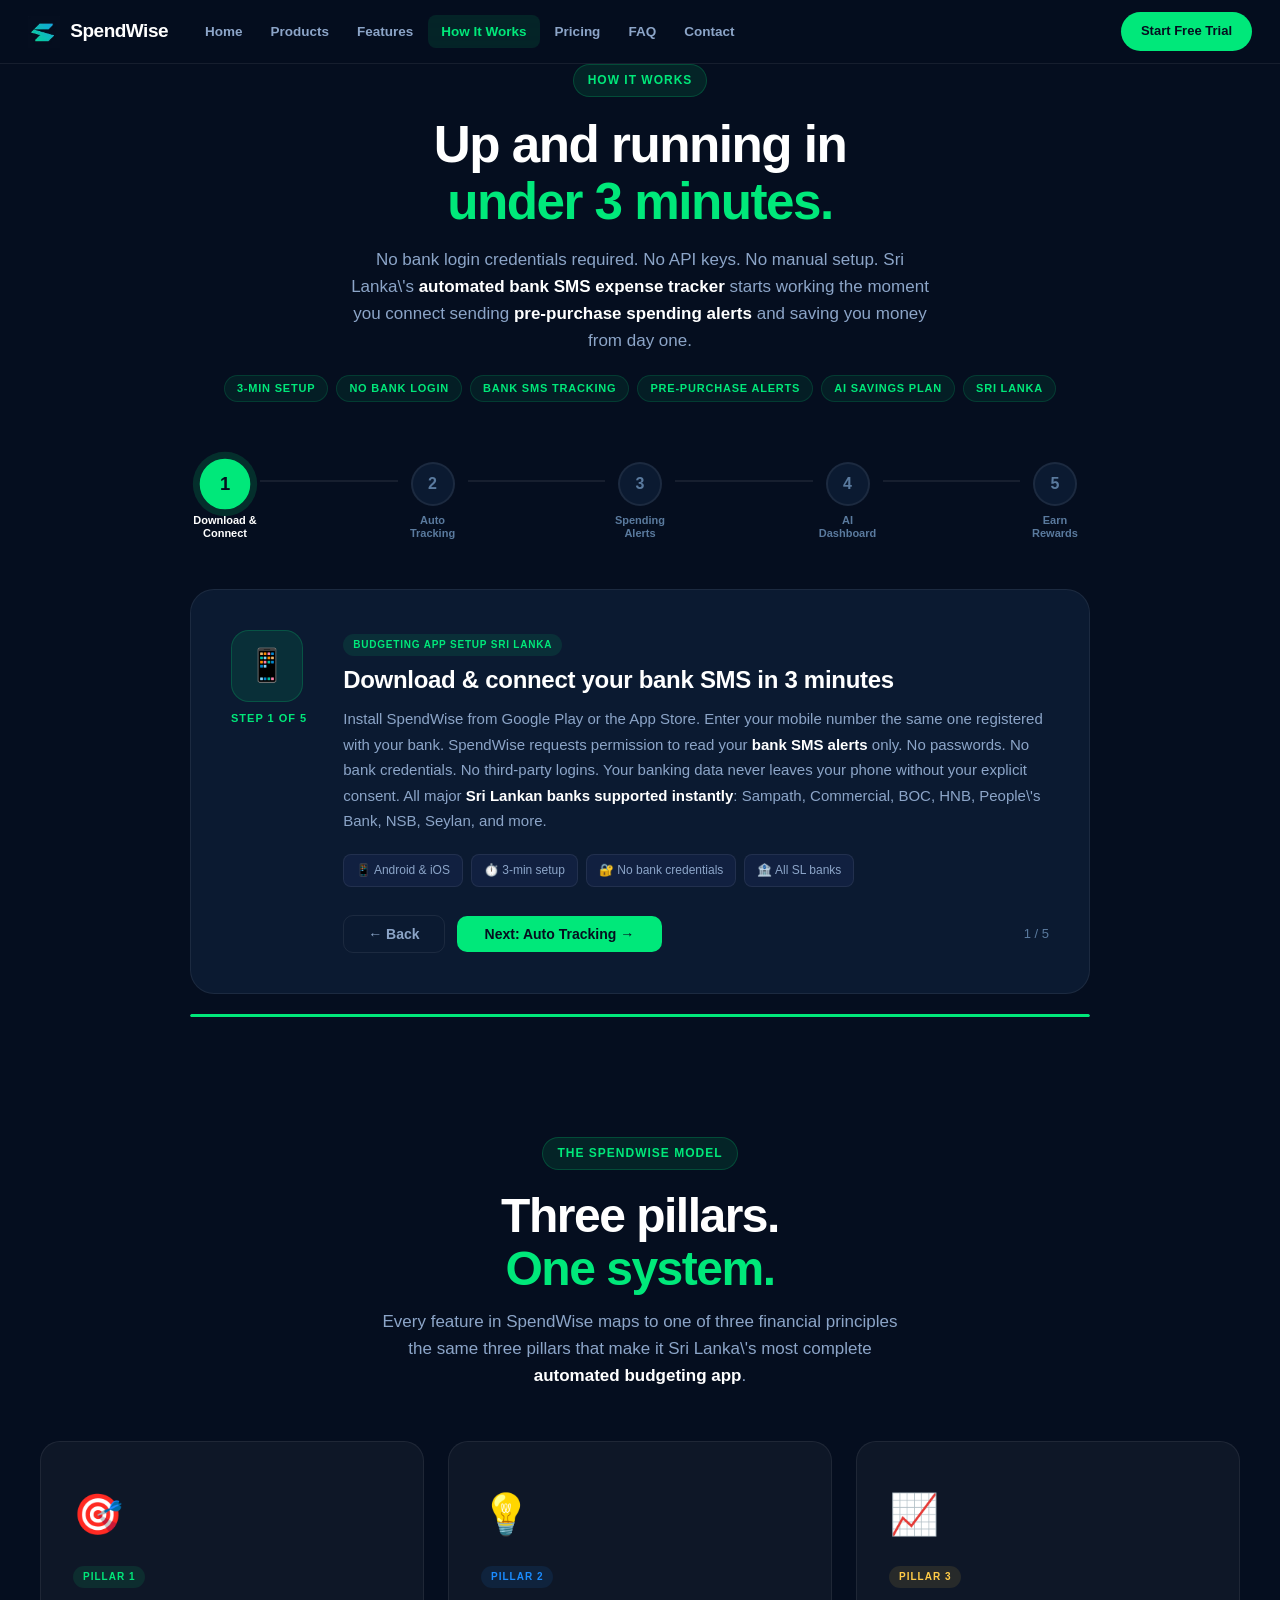
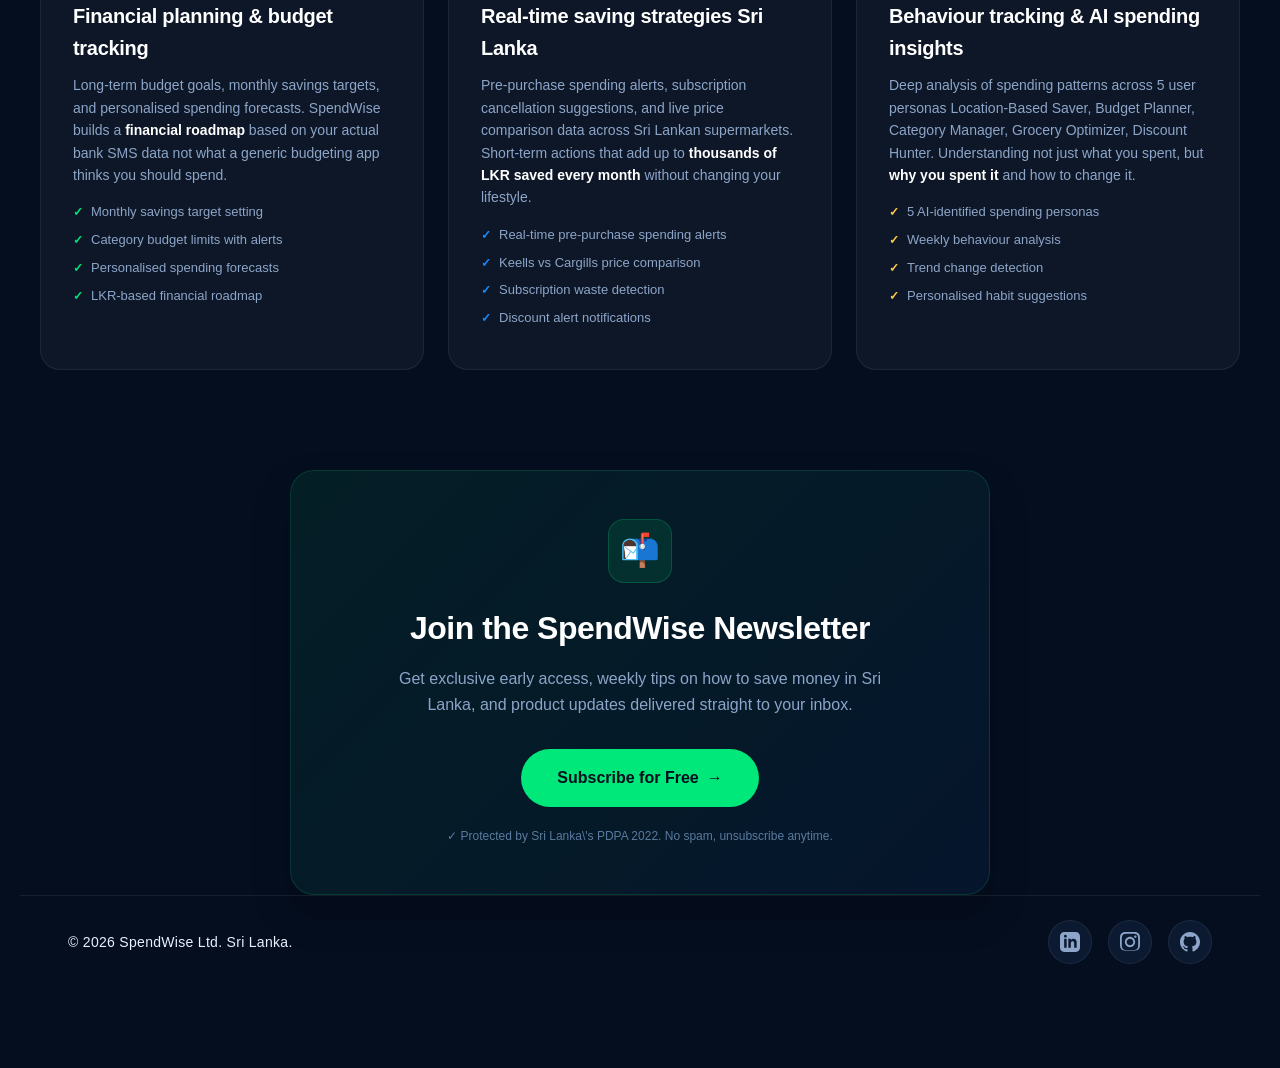
<file: spendwise/how-it-works.html>
<!DOCTYPE html>
<html lang="en">
<head>
<meta charset="UTF-8">
<meta name="viewport" content="width=device-width, initial-scale=1.0">
<title>How SpendWise Works — Automated Budgeting App Sri Lanka | Bank SMS Expense Tracking Setup</title>
<meta name="description" content="How SpendWise works: download the Sri Lanka budgeting app, connect your bank SMS in 3 minutes, receive real-time pre-purchase spending alerts, and let AI build your personalised savings plan. No bank credentials required.">
<meta name="keywords" content="how SpendWise works, automated budgeting app setup Sri Lanka, bank SMS expense tracker setup, pre-purchase spending alerts how it works, AI financial dashboard Sri Lanka, budgeting app Sri Lanka tutorial, automated expense tracker Sri Lanka setup">
<link rel="stylesheet" href="css/global.css">
<link rel="stylesheet" href="css/navbar.css">
<link rel="stylesheet" href="css/footer.css">

<link rel="icon" href="data:image/svg+xml,<svg xmlns='http://www.w3.org/2000/svg' viewBox='0 0 100 100'><circle cx='50' cy='50' r='45' fill='%2300e87a'/><text y='.9em' font-size='60' x='18'>💰</text></svg>">
</head>
<body style="padding-top:64px;">

  <!-- ══ NAVBAR ══ -->
  <nav class="sw-nav" id="sw-nav">
    <div class="nav-inner">
      <a href="index.html" class="nav-brand">
        <img src="assets/images/logo.png" alt="SpendWise logo">
        <span>SpendWise</span>
      </a>
      <div class="nav-links" id="navLinks">
        <a href="index.html"          class="nav-link">Home</a>
        <a href="products.html"       class="nav-link">Products</a>
        <a href="features.html"       class="nav-link">Features</a>
        <a href="how-it-works.html"   class="nav-link">How It Works</a>
        <a href="pricing.html"        class="nav-link">Pricing</a>
        <a href="faq.html"            class="nav-link">FAQ</a>
        <a href="contact.html"        class="nav-link">Contact</a>
      </div>
      <div class="nav-actions">
        <a href="pricing.html" class="btn-nav-cta">Start Free Trial</a>
        <button class="hamburger" id="hamburger" aria-label="Toggle menu">
          <span></span><span></span><span></span>
        </button>
      </div>
    </div>
  </nav>


<style>
*{margin:0;padding:0;box-sizing:border-box}
:root{--navy:#050e1f;--navy2:#0b1a31;--navy3:#112040;--green:#00e87a;--green2:#00c465;--blue:#1a8cff;--gold:#ffcb47;--purple:#a855f7;--pink:#ff4d6d;--text:#e8f0fe;--text2:#8ca5c8;--text3:#5a7a9e;--border:rgba(255,255,255,0.07);--card:rgba(255,255,255,0.04);--font-sans:"Google Sans Flex",-apple-system,BlinkMacSystemFont,"Segoe UI",sans-serif;}
html{scroll-behavior:smooth}
body{background:var(--navy);color:var(--text);font-family:var(--font-sans);-webkit-font-smoothing:antialiased;font-size:16px;line-height:1.6;padding:80px 20px;overflow-x:hidden;}
.how-header{text-align:center;max-width:800px;margin:0 auto 16px;}
.section-badge{display:inline-block;background:rgba(0,232,122,0.1);border:1px solid rgba(0,232,122,0.2);color:var(--green);font-size:12px;font-weight:700;letter-spacing:1px;text-transform:uppercase;padding:6px 14px;border-radius:100px;margin-bottom:20px;}
.how-header h2{font-size:clamp(36px,4vw,52px);font-weight:800;color:#fff;line-height:1.1;letter-spacing:-1.5px;margin-bottom:16px;}
.how-header h2 em{font-style:normal;color:var(--green);}
.how-subtitle{font-size:17px;color:var(--text2);max-width:580px;margin:0 auto;}
.how-subtitle strong{color:#fff;}
.keyword-line{display:flex;align-items:center;justify-content:center;gap:8px;flex-wrap:wrap;margin:20px auto 60px;}
.kw-pill{display:inline-block;background:rgba(0,232,122,0.07);border:1px solid rgba(0,232,122,0.15);color:var(--green);font-size:11px;font-weight:700;letter-spacing:0.8px;text-transform:uppercase;padding:4px 12px;border-radius:100px;}
.stepper-wrap{max-width:900px;margin:0 auto 120px;position:relative;}
.progress-bar-wrap{display:flex;align-items:center;justify-content:center;gap:0;margin-bottom:48px;position:relative;}
.prog-step{display:flex;flex-direction:column;align-items:center;gap:8px;cursor:pointer;position:relative;z-index:1;}
.prog-dot{width:44px;height:44px;border-radius:50%;display:flex;align-items:center;justify-content:center;font-weight:800;font-size:16px;background:var(--navy2);border:2px solid var(--border);color:var(--text3);transition:all .35s ease;}
.prog-label{font-size:11px;font-weight:600;color:var(--text3);text-align:center;max-width:70px;line-height:1.2;transition:color .3s;}
.prog-line{height:2px;flex:1;background:var(--border);transition:background .5s ease;position:relative;top:-20px;}
.prog-line.done{background:var(--green);}
.prog-step.active .prog-dot{background:var(--green);border-color:var(--green);color:var(--navy);transform:scale(1.15);box-shadow:0 0 0 6px rgba(0,232,122,0.15);}
.prog-step.active .prog-label{color:#fff;font-weight:700;}
.prog-step.done .prog-dot{background:rgba(0,232,122,0.15);border-color:rgba(0,232,122,0.35);color:var(--green);}
.prog-step.done .prog-label{color:var(--text2);}
.step-panels{position:relative;min-height:280px;}
.step-panel{display:none;background:var(--navy2);border:1px solid var(--border);border-radius:24px;padding:40px;animation:panelIn .4s ease;}
.step-panel.active{display:flex;gap:36px;align-items:flex-start;}
@keyframes panelIn{from{opacity:0;transform:translateY(12px)}to{opacity:1;transform:translateY(0)}}
.panel-icon-wrap{flex-shrink:0;}
.panel-icon{width:72px;height:72px;border-radius:18px;display:flex;align-items:center;justify-content:center;font-size:32px;border-width:1px;border-style:solid;}
.panel-step-num{text-align:center;font-size:11px;font-weight:700;margin-top:8px;letter-spacing:1px;text-transform:uppercase;}
.panel-kw-chip{display:inline-block;font-size:10px;font-weight:800;letter-spacing:0.8px;text-transform:uppercase;padding:3px 10px;border-radius:100px;margin-bottom:10px;}
.panel-body h3{font-size:24px;font-weight:700;color:#fff;margin-bottom:12px;letter-spacing:-0.3px;line-height:1.2;}
.panel-body p{font-size:15px;color:var(--text2);line-height:1.7;margin-bottom:20px;}
.step-tags{display:flex;flex-wrap:wrap;gap:8px;margin-bottom:28px;}
.tag{background:var(--navy3);border:1px solid var(--border);color:var(--text2);font-size:12px;padding:6px 12px;border-radius:8px;font-weight:500;}
.panel-nav{display:flex;align-items:center;gap:12px;}
.btn-prev{padding:10px 24px;border-radius:10px;border:1px solid var(--border);background:transparent;color:var(--text2);font-family:var(--font-sans);font-size:14px;font-weight:600;cursor:pointer;transition:all .2s;}
.btn-prev:hover{border-color:rgba(255,255,255,0.2);color:#fff;}
.btn-next{padding:10px 28px;border-radius:10px;border:none;background:var(--green);color:var(--navy);font-family:var(--font-sans);font-size:14px;font-weight:700;cursor:pointer;transition:all .2s;}
.btn-next:hover{background:var(--green2);transform:translateY(-1px);}
.btn-next:disabled{background:rgba(0,232,122,0.2);color:var(--text3);cursor:default;transform:none;}
.step-counter{font-size:13px;color:var(--text3);margin-left:auto;}
.auto-bar{height:3px;background:var(--border);border-radius:100px;margin-top:20px;overflow:hidden;}
.auto-fill{height:100%;background:var(--green);border-radius:100px;width:0%;transition:width linear;}
.pillars-section{max-width:1200px;margin:0 auto;text-align:center;}
.pillars-section h2{font-size:clamp(32px,4vw,48px);font-weight:800;color:#fff;line-height:1.1;letter-spacing:-1.5px;margin-bottom:12px;}
.pillars-section h2 em{font-style:normal;color:var(--green);}
.pillars-sub{font-size:17px;color:var(--text2);max-width:540px;margin:0 auto 52px;}
.pillars-sub strong{color:#fff;}
.grid-3{display:grid;grid-template-columns:repeat(3,1fr);gap:24px;text-align:left;}
.pillar-card{background:var(--card);border:1px solid var(--border);border-radius:20px;padding:40px 32px;transition:all .3s ease;position:relative;overflow:hidden;opacity:0;transform:translateY(30px);}
.pillar-card.visible{opacity:1;transform:translateY(0);}
.pillar-card:nth-child(1){transition:all .6s ease .0s;}.pillar-card:nth-child(2){transition:all .6s ease .12s;}.pillar-card:nth-child(3){transition:all .6s ease .24s;}
.pillar-card:hover{border-color:rgba(0,232,122,0.3);transform:translateY(-4px) !important;box-shadow:0 20px 60px rgba(0,0,0,0.3);background:linear-gradient(135deg,rgba(0,232,122,0.03),rgba(26,140,255,0.03));}
.pillar-card::before{content:\'\';position:absolute;top:-60px;right:-60px;width:180px;height:180px;border-radius:50%;background:var(--green);opacity:0;transition:opacity .3s;pointer-events:none;}
.pillar-card:hover::before{opacity:0.04;}
.pillar-card:nth-child(2)::before{background:var(--blue);}
.pillar-card:nth-child(3)::before{background:var(--gold);}
.pillar-icon{font-size:40px;margin-bottom:16px;}
.pillar-tag{display:inline-block;font-size:10px;font-weight:800;letter-spacing:1px;text-transform:uppercase;padding:3px 10px;border-radius:100px;margin-bottom:12px;}
.pillar-card:nth-child(1) .pillar-tag{background:rgba(0,232,122,0.1);color:var(--green);}
.pillar-card:nth-child(2) .pillar-tag{background:rgba(26,140,255,0.1);color:var(--blue);}
.pillar-card:nth-child(3) .pillar-tag{background:rgba(255,203,71,0.1);color:var(--gold);}
.pillar-card h3{font-size:20px;font-weight:700;color:#fff;margin-bottom:10px;letter-spacing:-0.3px;}
.pillar-card p{font-size:14px;color:var(--text2);line-height:1.6;}
.pillar-list{list-style:none;margin-top:16px;display:flex;flex-direction:column;gap:7px;}
.pillar-list li{display:flex;align-items:flex-start;gap:8px;font-size:13px;color:var(--text2);}
.pillar-list li::before{content:"✓";font-weight:800;font-size:12px;flex-shrink:0;margin-top:1px;}
.pillar-card:nth-child(1) .pillar-list li::before{color:var(--green);}
.pillar-card:nth-child(2) .pillar-list li::before{color:var(--blue);}
.pillar-card:nth-child(3) .pillar-list li::before{color:var(--gold);}
.newsletter-section{margin:100px auto 0;display:flex;justify-content:center;}
.newsletter-card{background:linear-gradient(135deg,rgba(0,232,122,0.08),rgba(26,140,255,0.06));border:1px solid rgba(0,232,122,0.15);border-radius:24px;padding:48px 32px;text-align:center;max-width:700px;width:100%;box-shadow:0 20px 40px rgba(0,0,0,0.2);transition:transform 0.3s ease,border-color 0.3s ease;}
.newsletter-card:hover{border-color:rgba(0,232,122,0.3);transform:translateY(-2px);}
.nl-icon-wrapper{width:64px;height:64px;border-radius:16px;background:rgba(0,232,122,0.1);border:1px solid rgba(0,232,122,0.2);display:flex;align-items:center;justify-content:center;font-size:32px;margin:0 auto 20px auto;}
.newsletter-card h3{font-size:clamp(24px,4vw,32px);font-weight:800;color:#fff;margin-bottom:12px;letter-spacing:-0.5px;}
.newsletter-card p{font-size:16px;color:var(--text2);line-height:1.6;margin-bottom:32px;max-width:500px;margin-left:auto;margin-right:auto;}
.btn-subscribe{display:inline-flex;align-items:center;gap:8px;background:var(--green);color:var(--navy);text-decoration:none;font-size:16px;font-weight:700;padding:16px 36px;border-radius:100px;transition:all 0.25s ease;}
.btn-subscribe:hover{background:var(--green2);transform:translateY(-2px);box-shadow:0 12px 30px rgba(0,232,122,0.3);}
.privacy-note{font-size:12px;color:var(--text3);margin-top:20px;font-weight:500;}
@media(max-width:900px){.progress-bar-wrap{gap:0;overflow-x:auto;padding-bottom:4px;}.prog-label{display:none;}.step-panel.active{flex-direction:column;}.grid-3{grid-template-columns:1fr;}.panel-nav{flex-wrap:wrap;}.step-counter{margin-left:0;width:100%;text-align:center;}}
</style>
<div class="how-header">
  <div class="section-badge">How It Works</div>
  <h2>Up and running in<br><em>under 3 minutes.</em></h2>
  <p class="how-subtitle">No bank login credentials required. No API keys. No manual setup. Sri Lanka\'s <strong>automated bank SMS expense tracker</strong> starts working the moment you connect sending <strong>pre-purchase spending alerts</strong> and saving you money from day one.</p>
</div>
<div class="keyword-line">
  <span class="kw-pill">3-min setup</span>
  <span class="kw-pill">No bank login</span>
  <span class="kw-pill">Bank SMS tracking</span>
  <span class="kw-pill">Pre-purchase alerts</span>
  <span class="kw-pill">AI savings plan</span>
  <span class="kw-pill">Sri Lanka</span>
</div>
<div class="stepper-wrap">
  <div class="progress-bar-wrap" id="progressBar">
    <div class="prog-step active" data-idx="0" onclick="goStep(0)"><div class="prog-dot">1</div><div class="prog-label">Download &amp; Connect</div></div>
    <div class="prog-line" id="pline-0"></div>
    <div class="prog-step" data-idx="1" onclick="goStep(1)"><div class="prog-dot">2</div><div class="prog-label">Auto Tracking</div></div>
    <div class="prog-line" id="pline-1"></div>
    <div class="prog-step" data-idx="2" onclick="goStep(2)"><div class="prog-dot">3</div><div class="prog-label">Spending Alerts</div></div>
    <div class="prog-line" id="pline-2"></div>
    <div class="prog-step" data-idx="3" onclick="goStep(3)"><div class="prog-dot">4</div><div class="prog-label">AI Dashboard</div></div>
    <div class="prog-line" id="pline-3"></div>
    <div class="prog-step" data-idx="4" onclick="goStep(4)"><div class="prog-dot">5</div><div class="prog-label">Earn Rewards</div></div>
  </div>
  <div class="step-panels">
    <div class="step-panel active" id="panel-0">
      <div class="panel-icon-wrap"><div class="panel-icon" style="background:rgba(0,232,122,0.1);border-color:rgba(0,232,122,0.2);">📱</div><div class="panel-step-num" style="color:var(--green);">Step 1 of 5</div></div>
      <div class="panel-body">
        <div class="panel-kw-chip" style="background:rgba(0,232,122,0.1);color:var(--green);">Budgeting app setup Sri Lanka</div>
        <h3>Download &amp; connect your bank SMS in 3 minutes</h3>
        <p>Install SpendWise from Google Play or the App Store. Enter your mobile number the same one registered with your bank. SpendWise requests permission to read your <strong style="color:#fff;">bank SMS alerts</strong> only. No passwords. No bank credentials. No third-party logins. Your banking data never leaves your phone without your explicit consent. All major <strong style="color:#fff;">Sri Lankan banks supported instantly</strong>: Sampath, Commercial, BOC, HNB, People\'s Bank, NSB, Seylan, and more.</p>
        <div class="step-tags"><span class="tag">📱 Android &amp; iOS</span><span class="tag">⏱️ 3-min setup</span><span class="tag">🔐 No bank credentials</span><span class="tag">🏦 All SL banks</span></div>
        <div class="panel-nav"><button class="btn-prev" disabled>← Back</button><button class="btn-next" onclick="goStep(1)">Next: Auto Tracking →</button><span class="step-counter">1 / 5</span></div>
      </div>
    </div>
    <div class="step-panel" id="panel-1">
      <div class="panel-icon-wrap"><div class="panel-icon" style="background:rgba(26,140,255,0.1);border-color:rgba(26,140,255,0.2);">⚡</div><div class="panel-step-num" style="color:var(--blue);">Step 2 of 5</div></div>
      <div class="panel-body">
        <div class="panel-kw-chip" style="background:rgba(26,140,255,0.1);color:var(--blue);">Automatic bank SMS expense tracking</div>
        <h3>Bank SMS auto-tracked &amp; categorised in 3 seconds</h3>
        <p>The moment a bank SMS arrives for example, "Debit of LKR 2,840.00 at KEELLS SUPER COL" SpendWise\'s <strong style="color:#fff;">NLP engine automatically extracts</strong> the merchant, amount, location, and category. Your transaction appears on the <strong style="color:#fff;">automated expense tracker dashboard</strong> within 3 seconds. No manual action required. Email receipts from e-commerce are handled the same way. This is what makes SpendWise Sri Lanka\'s most complete <strong style="color:#fff;">zero-input financial tracking app</strong>.</p>
        <div class="step-tags"><span class="tag">🤖 NLP engine</span><span class="tag">⚡ Under 3 seconds</span><span class="tag">📧 Email receipts</span><span class="tag">🏷️ Auto-categorised</span></div>
        <div class="panel-nav"><button class="btn-prev" onclick="goStep(0)">← Back</button><button class="btn-next" onclick="goStep(2)">Next: Spending Alerts →</button><span class="step-counter">2 / 5</span></div>
      </div>
    </div>
    <div class="step-panel" id="panel-2">
      <div class="panel-icon-wrap"><div class="panel-icon" style="background:rgba(255,203,71,0.1);border-color:rgba(255,203,71,0.2);">🔔</div><div class="panel-step-num" style="color:var(--gold);">Step 3 of 5</div></div>
      <div class="panel-body">
        <div class="panel-kw-chip" style="background:rgba(255,203,71,0.1);color:var(--gold);">Pre-purchase spending alerts Sri Lanka</div>
        <h3>Real-time pre-purchase spending alerts before you spend</h3>
        <p>When you are near a spending location, SpendWise\'s location engine activates. It checks your spending history, compares prices with nearby alternatives, and sends a <strong style="color:#fff;">spending alert before the transaction happens</strong>: "You\'re near Keells. Cargills 400m away offers 25% off this week save LKR 800." No other <strong style="color:#fff;">budgeting app in Sri Lanka</strong> intervenes before your money leaves your account. Only SpendWise.</p>
        <div class="step-tags"><span class="tag">📍 Location-triggered</span><span class="tag">💰 Before you spend</span><span class="tag">🏪 Real-time price data</span><span class="tag">🇱🇰 Sri Lanka first</span></div>
        <div class="panel-nav"><button class="btn-prev" onclick="goStep(1)">← Back</button><button class="btn-next" onclick="goStep(3)">Next: AI Dashboard →</button><span class="step-counter">3 / 5</span></div>
      </div>
    </div>
    <div class="step-panel" id="panel-3">
      <div class="panel-icon-wrap"><div class="panel-icon" style="background:rgba(168,85,247,0.1);border-color:rgba(168,85,247,0.2);">🧠</div><div class="panel-step-num" style="color:var(--purple);">Step 4 of 5</div></div>
      <div class="panel-body">
        <div class="panel-kw-chip" style="background:rgba(168,85,247,0.1);color:var(--purple);">AI financial dashboard Sri Lanka</div>
        <h3>AI learns your patterns &amp; builds a personalised savings plan</h3>
        <p>After 2–3 weeks, SpendWise\'s <strong style="color:#fff;">AI financial dashboard</strong> has enough data to build a model unique to you. Generic charts disappear and instead you see your biggest waste categories, your most effective <strong style="color:#fff;">saving opportunities in Sri Lanka</strong>, and a monthly spending forecast personalised to your exact behaviour. The longer you use SpendWise, the smarter your <strong style="color:#fff;">automated budgeting app</strong> becomes.</p>
        <div class="step-tags"><span class="tag">🧠 AI model</span><span class="tag">📊 Personalised insights</span><span class="tag">📈 Trend forecasting</span><span class="tag">🎯 5 spending personas</span></div>
        <div class="panel-nav"><button class="btn-prev" onclick="goStep(2)">← Back</button><button class="btn-next" onclick="goStep(4)">Next: Earn Rewards →</button><span class="step-counter">4 / 5</span></div>
      </div>
    </div>
    <div class="step-panel" id="panel-4">
      <div class="panel-icon-wrap"><div class="panel-icon" style="background:rgba(255,77,109,0.1);border-color:rgba(255,77,109,0.2);">🎁</div><div class="panel-step-num" style="color:var(--pink);">Step 5 of 5</div></div>
      <div class="panel-body">
        <div class="panel-kw-chip" style="background:rgba(255,77,109,0.1);color:var(--pink);">Save money Sri Lanka referral</div>
        <h3>Share your savings milestone earn free premium months</h3>
        <p>When you\'ve <strong style="color:#fff;">saved more than LKR 5,000 in a month</strong>, SpendWise prompts you to share your milestone on Instagram or WhatsApp. Your personal referral code gives new users their first 3 months free and earns you a free premium month for every user who converts. The more people you help <strong style="color:#fff;">save money in Sri Lanka</strong>, the more free months you earn. SpendWise\'s best users pay nothing.</p>
        <div class="step-tags"><span class="tag">🎁 Referral rewards</span><span class="tag">📣 Social sharing</span><span class="tag">♾️ Free months</span><span class="tag">💰 LKR 5K+ milestone</span></div>
        <div class="panel-nav"><button class="btn-prev" onclick="goStep(3)">← Back</button><button class="btn-next" onclick="goStep(0)" style="background:var(--navy2);border:1px solid var(--border);color:var(--text);">↺ Start Over</button><span class="step-counter" style="color:var(--green);font-weight:700;">✓ Complete!</span></div>
      </div>
    </div>
  </div>
  <div class="auto-bar"><div class="auto-fill" id="autoFill"></div></div>
</div>
<div class="pillars-section" id="pillarsSection">
  <div class="section-badge">The SpendWise Model</div>
  <h2>Three pillars.<br><em>One system.</em></h2>
  <p class="pillars-sub">Every feature in SpendWise maps to one of three financial principles the same three pillars that make it Sri Lanka\'s most complete <strong>automated budgeting app</strong>.</p>
  <div class="grid-3" id="pillarsGrid">
    <div class="pillar-card"><div class="pillar-icon">🎯</div><div class="pillar-tag">Pillar 1</div><h3>Financial planning &amp; budget tracking</h3><p>Long-term budget goals, monthly savings targets, and personalised spending forecasts. SpendWise builds a <strong style="color:#fff;">financial roadmap</strong> based on your actual bank SMS data not what a generic budgeting app thinks you should spend.</p><ul class="pillar-list"><li>Monthly savings target setting</li><li>Category budget limits with alerts</li><li>Personalised spending forecasts</li><li>LKR-based financial roadmap</li></ul></div>
    <div class="pillar-card"><div class="pillar-icon">💡</div><div class="pillar-tag">Pillar 2</div><h3>Real-time saving strategies Sri Lanka</h3><p>Pre-purchase spending alerts, subscription cancellation suggestions, and live price comparison data across Sri Lankan supermarkets. Short-term actions that add up to <strong style="color:#fff;">thousands of LKR saved every month</strong> without changing your lifestyle.</p><ul class="pillar-list"><li>Real-time pre-purchase spending alerts</li><li>Keells vs Cargills price comparison</li><li>Subscription waste detection</li><li>Discount alert notifications</li></ul></div>
    <div class="pillar-card"><div class="pillar-icon">📈</div><div class="pillar-tag">Pillar 3</div><h3>Behaviour tracking &amp; AI spending insights</h3><p>Deep analysis of spending patterns across 5 user personas Location-Based Saver, Budget Planner, Category Manager, Grocery Optimizer, Discount Hunter. Understanding not just what you spent, but <strong style="color:#fff;">why you spent it</strong> and how to change it.</p><ul class="pillar-list"><li>5 AI-identified spending personas</li><li>Weekly behaviour analysis</li><li>Trend change detection</li><li>Personalised habit suggestions</li></ul></div>
  </div>
</div>
<div class="newsletter-section">
  <div class="newsletter-card">
    <div class="nl-icon-wrapper">📬</div>
    <h3>Join the SpendWise Newsletter</h3>
    <p>Get exclusive early access, weekly tips on how to save money in Sri Lanka, and product updates delivered straight to your inbox.</p>
    <a href="https://forms.gle/fezuc9NaaDpJwTNH6" target="_blank" class="btn-subscribe">Subscribe for Free <span>→</span></a>
    <div class="privacy-note">✓ Protected by Sri Lanka\'s PDPA 2022. No spam, unsubscribe anytime.</div>
  </div>
</div>

  <!-- ══ FOOTER ══ -->
  <footer>
    <div class="footer-nav">
      <div class="copyright">© 2026 SpendWise Ltd. Sri Lanka.</div>
      <div class="social-links">
        <a href="https://www.linkedin.com/in/ravidu-senajith/" target="_blank" rel="noopener" title="LinkedIn">
          <svg viewBox="0 0 24 24"><path d="M19 0h-14c-2.761 0-5 2.239-5 5v14c0 2.761 2.239 5 5 5h14c2.762 0 5-2.239 5-5v-14c0-2.761-2.238-5-5-5zm-11 19h-3v-11h3v11zm-1.5-12.268c-.966 0-1.75-.79-1.75-1.764s.784-1.764 1.75-1.764 1.75.79 1.75 1.764-.783 1.764-1.75 1.764zm13.5 12.268h-3v-5.604c0-3.368-4-3.113-4 0v5.604h-3v-11h3v1.765c1.396-2.586 7-2.777 7 2.476v6.759z"/></svg>
        </a>
        <a href="https://www.instagram.com/spendwiselk/" target="_blank" rel="noopener" title="Instagram">
          <svg viewBox="0 0 24 24"><path d="M12 2.163c3.204 0 3.584.012 4.85.07 3.252.148 4.771 1.691 4.919 4.919.058 1.265.069 1.645.069 4.849 0 3.205-.012 3.584-.069 4.849-.149 3.225-1.664 4.771-4.919 4.919-1.266.058-1.644.07-4.85.07-3.204 0-3.584-.012-4.849-.07-3.26-.149-4.771-1.699-4.919-4.92-.058-1.265-.07-1.644-.07-4.849 0-3.204.013-3.583.07-4.849.149-3.227 1.664-4.771 4.919-4.919 1.266-.057 1.645-.069 4.849-.069zm0-2.163c-3.259 0-3.667.014-4.947.072-4.358.2-6.78 1.76-6.98 6.208-.058 1.281-.072 1.688-.072 4.948s.014 3.667.072 4.947c.2 4.441 2.618 5.998 6.98 6.195 1.28.058 1.689.072 4.947.072 3.259 0 3.668-.014 4.948-.072 4.354-.2 6.782-1.762 6.979-6.195.059-1.28.073-1.689.073-4.947 0-3.259-.014-3.667-.072-4.947-.196-4.439-2.618-5.999-6.979-6.208-1.28-.058-1.689-.072-4.948-.072zm0 5.838c-3.403 0-6.162 2.759-6.162 6.162s2.759 6.163 6.162 6.163 6.162-2.759 6.162-6.163c0-3.403-2.759-6.162-6.162-6.162zm0 10.162c-2.209 0-4-1.79-4-4 0-2.209 1.791-4 4-4s4 1.791 4 4c0 2.21-1.791 4-4 4zm6.406-11.845c-.796 0-1.441.645-1.441 1.44s.645 1.44 1.441 1.44c.795 0 1.439-.645 1.439-1.44s-.644-1.44-1.439-1.44z"/></svg>
        </a>
        <a href="https://github.com/Whi7erose" target="_blank" rel="noopener" title="GitHub">
          <svg viewBox="0 0 24 24"><path d="M12 0c-6.626 0-12 5.373-12 12 0 5.302 3.438 9.8 8.207 11.387.599.111.793-.261.793-.577v-2.234c-3.338.726-4.033-1.416-4.033-1.416-.546-1.387-1.333-1.756-1.333-1.756-1.089-.745.083-.729.083-.729 1.205.084 1.839 1.237 1.839 1.237 1.07 1.834 2.807 1.304 3.492.997.107-.775.418-1.305.762-1.604-2.665-.305-5.467-1.334-5.467-5.931 0-1.311.469-2.381 1.236-3.221-.124-.303-.535-1.524.117-3.176 0 0 1.008-.322 3.301 1.23.957-.266 1.983-.399 3.003-.404 1.02.005 2.047.138 3.006.404 2.291-1.552 3.297-1.23 3.297-1.23.653 1.653.242 2.874.118 3.176.77.84 1.235 1.911 1.235 3.221 0 4.609-2.807 5.624-5.479 5.921.43.372.823 1.102.823 2.222v3.293c0 .319.192.694.801.576 4.765-1.589 8.199-6.086 8.199-11.386 0-6.627-5.373-12-12-12z"/></svg>
        </a>
      </div>
    </div>
  </footer>

  <script src="js/navbar.js"></script>
  <script>
let current=0;let autoTimer=null;const TOTAL=5;const AUTO_DURATION=8000;
function goStep(idx){document.getElementById('panel-'+current).classList.remove('active');document.querySelectorAll('.prog-step').forEach((el,i)=>{el.classList.remove('active','done');if(i<idx) el.classList.add('done');else if(i===idx) el.classList.add('active');});for(let i=0;i<4;i++){const l=document.getElementById('pline-'+i);if(l){l.classList.remove('done');if(i<idx) l.classList.add('done');}}current=idx;document.getElementById('panel-'+current).classList.add('active');resetAutoProgress();}
function resetAutoProgress(){clearTimeout(autoTimer);const fill=document.getElementById('autoFill');fill.style.transition='none';fill.style.width='0%';void fill.offsetWidth;fill.style.transition='width '+AUTO_DURATION+'ms linear';fill.style.width='100%';autoTimer=setTimeout(()=>{if(current<TOTAL-1) goStep(current+1);else goStep(0);},AUTO_DURATION);}
const pillars=document.querySelectorAll('.pillar-card');const obs=new IntersectionObserver(entries=>{entries.forEach(e=>{if(e.isIntersecting) e.target.classList.add('visible');});},{threshold:0.15});
pillars.forEach(p=>obs.observe(p));
resetAutoProgress();
  </script>
</body>
</html>
</file>
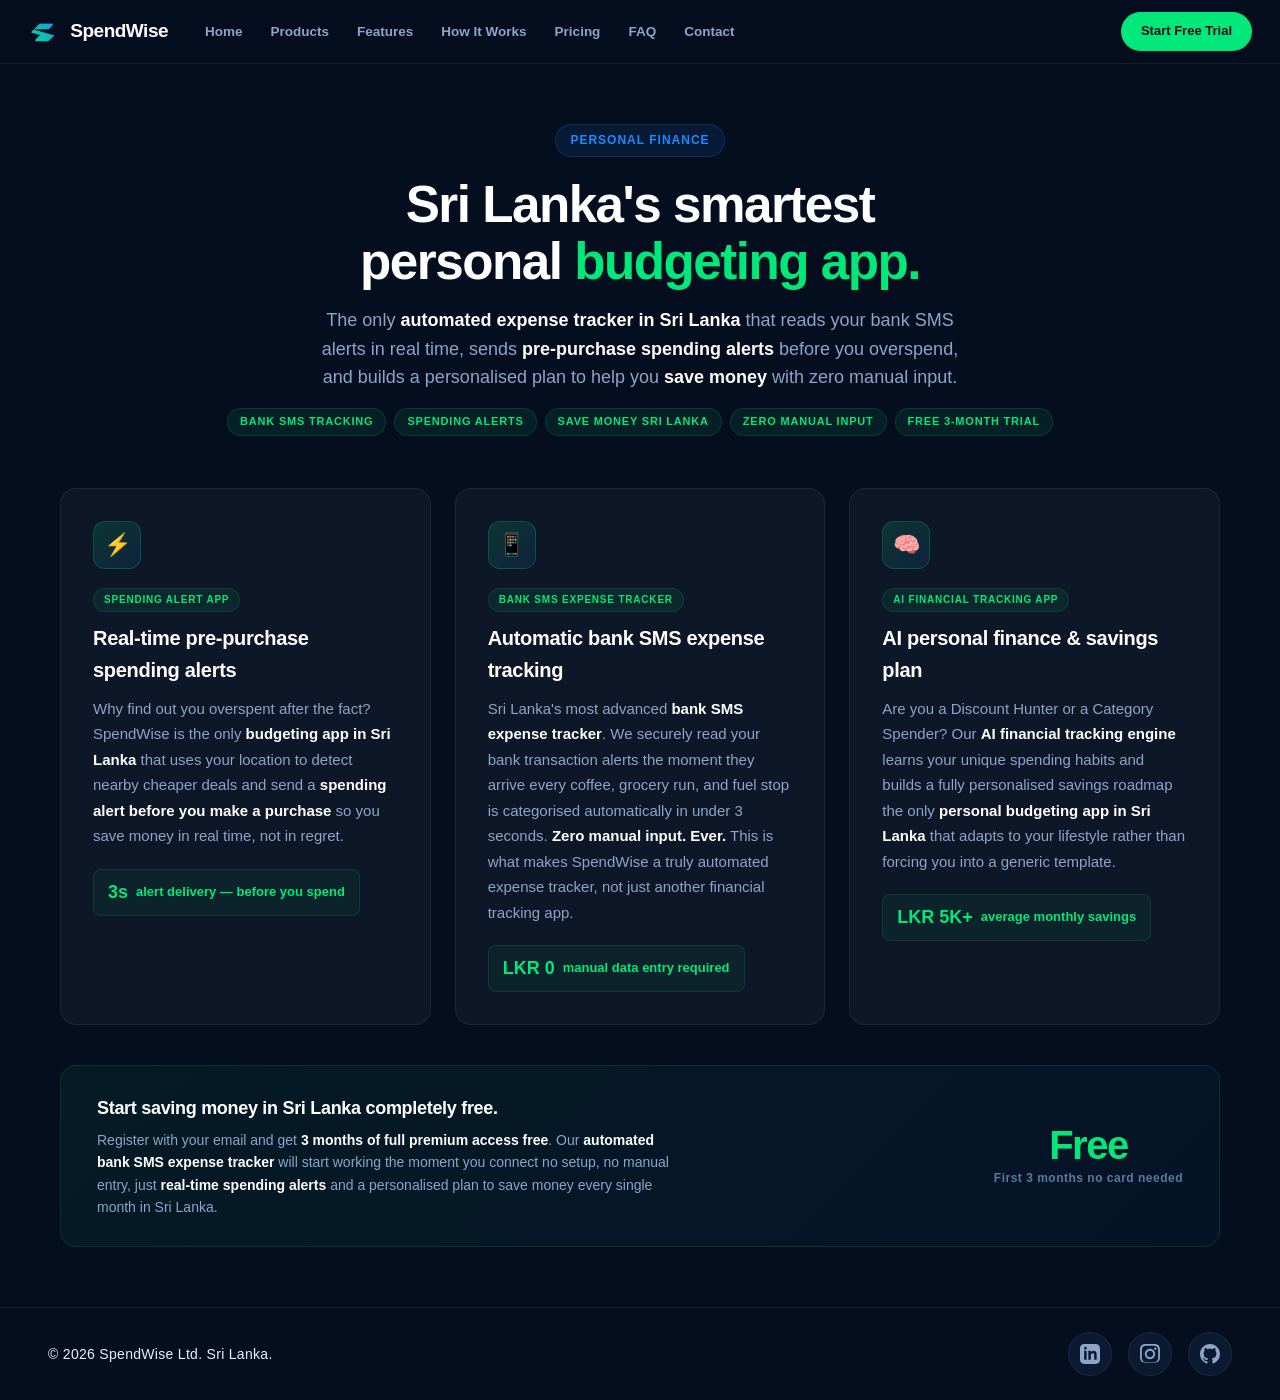
<file: spendwise/personal-finance.html>
<!DOCTYPE html>
<html lang="en">
<head>
<meta charset="UTF-8">
<meta name="viewport" content="width=device-width, initial-scale=1.0">
<title>SpendWise Personal Finance — Budgeting App Sri Lanka | Bank SMS Expense Tracker &amp; Spending Alerts</title>
<meta name="description" content="SpendWise personal budgeting app for Sri Lanka. Automatically tracks expenses via bank SMS, sends real-time pre-purchase spending alerts before you overspend, and builds an AI savings plan. Free 3-month trial — zero manual input required.">
<meta name="keywords" content="personal budgeting app Sri Lanka, bank SMS expense tracker, spending alert app, save money Sri Lanka, automated expense tracker, real-time spending alerts, free budgeting app Sri Lanka, financial tracking app, AI personal finance Sri Lanka, zero manual expense entry">
<link rel="stylesheet" href="css/global.css">
<link rel="stylesheet" href="css/navbar.css">
<link rel="stylesheet" href="css/footer.css">

<style>
body{padding-top:64px;}

.section{max-width:1200px;margin:0 auto;text-align:center;padding:60px 20px;}
.section-badge{display:inline-block;background:rgba(26,140,255,0.1);border:1px solid rgba(26,140,255,0.2);color:var(--blue);font-size:12px;font-weight:700;letter-spacing:1px;text-transform:uppercase;padding:6px 14px;border-radius:100px;margin-bottom:20px;}
.section-title{font-size:clamp(36px,4vw,52px);font-weight:800;color:#fff;line-height:1.1;letter-spacing:-1.5px;margin-bottom:16px;}
.section-title em{font-style:normal;color:var(--green);}
.section-sub{font-size:18px;color:var(--text2);max-width:640px;margin:0 auto 16px;}
.section-sub strong{color:#fff;}
.keyword-line{display:flex;align-items:center;justify-content:center;gap:8px;flex-wrap:wrap;margin-bottom:52px;}
.kw-pill{display:inline-block;background:rgba(0,232,122,0.08);border:1px solid rgba(0,232,122,0.15);color:var(--green);font-size:11px;font-weight:700;letter-spacing:0.8px;text-transform:uppercase;padding:4px 12px;border-radius:100px;}
.grid-3{display:grid;grid-template-columns:repeat(3,1fr);gap:24px;text-align:left;}
.card{background:var(--card);border:1px solid var(--border);border-radius:16px;padding:32px;transition:all .3s;position:relative;overflow:hidden;}
.card:hover{border-color:rgba(0,232,122,0.3);transform:translateY(-4px);box-shadow:0 24px 60px rgba(0,0,0,0.3);}
.card-icon{width:48px;height:48px;border-radius:12px;background:linear-gradient(135deg,rgba(0,232,122,0.15),rgba(26,140,255,0.1));border:1px solid rgba(0,232,122,0.2);display:flex;align-items:center;justify-content:center;font-size:22px;margin-bottom:16px;}
.kw-chip{display:inline-block;background:rgba(0,232,122,0.08);border:1px solid rgba(0,232,122,0.12);color:var(--green);font-size:10px;font-weight:800;letter-spacing:0.8px;text-transform:uppercase;padding:3px 10px;border-radius:100px;margin-bottom:10px;}
.card h3{font-size:20px;font-weight:700;color:#fff;margin-bottom:10px;letter-spacing:-0.3px;}
.card p{font-size:15px;color:var(--text2);line-height:1.7;margin-bottom:16px;}
.card-stat{display:inline-flex;align-items:center;gap:8px;background:rgba(0,232,122,0.06);border:1px solid rgba(0,232,122,0.12);border-radius:8px;padding:8px 14px;font-size:13px;color:var(--green);font-weight:600;margin-top:4px;}
.card-stat strong{font-size:18px;font-weight:800;}
.savings-strip{margin-top:40px;background:linear-gradient(135deg,rgba(0,232,122,0.06),rgba(26,140,255,0.04));border:1px solid rgba(0,232,122,0.15);border-radius:16px;padding:28px 36px;display:flex;align-items:center;justify-content:space-between;gap:24px;flex-wrap:wrap;text-align:left;}
.savings-strip h4{font-size:18px;font-weight:700;color:#fff;margin-bottom:6px;letter-spacing:-0.3px;}
.savings-strip p{font-size:14px;color:var(--text2);line-height:1.6;max-width:580px;}
.savings-strip p strong{color:#fff;}
.savings-number{text-align:center;flex-shrink:0;}
.savings-number .big{font-size:40px;font-weight:800;color:var(--green);letter-spacing:-1.5px;line-height:1;}
.savings-number .label{font-size:12px;color:var(--text3);margin-top:4px;font-weight:600;letter-spacing:0.5px;}
@media(max-width:900px){.grid-3{grid-template-columns:1fr;}.savings-strip{flex-direction:column;text-align:center;}}

</style>
<link rel="icon" href="data:image/svg+xml,<svg xmlns='http://www.w3.org/2000/svg' viewBox='0 0 100 100'><circle cx='50' cy='50' r='45' fill='%2300e87a'/><text y='.9em' font-size='60' x='18'>💰</text></svg>">
</head>
<body>

  <!-- ══ NAVBAR ══ -->
  <nav class="sw-nav" id="sw-nav">
    <div class="nav-inner">
      <a href="index.html" class="nav-brand">
        <img src="assets/images/logo.png" alt="SpendWise logo">
        <span>SpendWise</span>
      </a>
      <div class="nav-links" id="navLinks">
        <a href="index.html"          class="nav-link">Home</a>
        <a href="products.html"       class="nav-link">Products</a>
        <a href="features.html"       class="nav-link">Features</a>
        <a href="how-it-works.html"   class="nav-link">How It Works</a>
        <a href="pricing.html"        class="nav-link">Pricing</a>
        <a href="faq.html"            class="nav-link">FAQ</a>
        <a href="contact.html"        class="nav-link">Contact</a>
      </div>
      <div class="nav-actions">
        <a href="pricing.html" class="btn-nav-cta">Start Free Trial</a>
        <button class="hamburger" id="hamburger" aria-label="Toggle menu">
          <span></span><span></span><span></span>
        </button>
      </div>
    </div>
  </nav>

<div class="section">
  <div class="section-badge">Personal Finance</div>
  <h2 class="section-title">Sri Lanka's smartest<br>personal <em>budgeting app.</em></h2>
  <p class="section-sub">The only <strong>automated expense tracker in Sri Lanka</strong> that reads your bank SMS alerts in real time, sends <strong>pre-purchase spending alerts</strong> before you overspend, and builds a personalised plan to help you <strong>save money</strong> with zero manual input.</p>
  <div class="keyword-line">
    <span class="kw-pill">Bank SMS tracking</span>
    <span class="kw-pill">Spending alerts</span>
    <span class="kw-pill">Save money Sri Lanka</span>
    <span class="kw-pill">Zero manual input</span>
    <span class="kw-pill">Free 3-month trial</span>
  </div>
  <div class="grid-3">
    <div class="card">
      <div class="card-icon">⚡</div>
      <div class="kw-chip">Spending alert app</div>
      <h3>Real-time pre-purchase spending alerts</h3>
      <p>Why find out you overspent after the fact? SpendWise is the only <strong style="color:#fff;">budgeting app in Sri Lanka</strong> that uses your location to detect nearby cheaper deals and send a <strong style="color:#fff;">spending alert before you make a purchase</strong> so you save money in real time, not in regret.</p>
      <div class="card-stat"><strong>3s</strong> alert delivery — before you spend</div>
    </div>
    <div class="card">
      <div class="card-icon">📱</div>
      <div class="kw-chip">Bank SMS expense tracker</div>
      <h3>Automatic bank SMS expense tracking</h3>
      <p>Sri Lanka's most advanced <strong style="color:#fff;">bank SMS expense tracker</strong>. We securely read your bank transaction alerts the moment they arrive every coffee, grocery run, and fuel stop is categorised automatically in under 3 seconds. <strong style="color:#fff;">Zero manual input. Ever.</strong> This is what makes SpendWise a truly automated expense tracker, not just another financial tracking app.</p>
      <div class="card-stat"><strong>LKR 0</strong> manual data entry required</div>
    </div>
    <div class="card">
      <div class="card-icon">🧠</div>
      <div class="kw-chip">AI financial tracking app</div>
      <h3>AI personal finance &amp; savings plan</h3>
      <p>Are you a Discount Hunter or a Category Spender? Our <strong style="color:#fff;">AI financial tracking engine</strong> learns your unique spending habits and builds a fully personalised savings roadmap the only <strong style="color:#fff;">personal budgeting app in Sri Lanka</strong> that adapts to your lifestyle rather than forcing you into a generic template.</p>
      <div class="card-stat"><strong>LKR 5K+</strong> average monthly savings</div>
    </div>
  </div>
  <div class="savings-strip">
    <div>
      <h4>Start saving money in Sri Lanka completely free.</h4>
      <p>Register with your email and get <strong>3 months of full premium access free</strong>. Our <strong>automated bank SMS expense tracker</strong> will start working the moment you connect no setup, no manual entry, just <strong>real-time spending alerts</strong> and a personalised plan to save money every single month in Sri Lanka.</p>
    </div>
    <div class="savings-number">
      <div class="big">Free</div>
      <div class="label">First 3 months no card needed</div>
    </div>
  </div>
</div>

  <!-- ══ FOOTER ══ -->
  <footer>
    <div class="footer-nav">
      <div class="copyright">© 2026 SpendWise Ltd. Sri Lanka.</div>
      <div class="social-links">
        <a href="https://www.linkedin.com/in/ravidu-senajith/" target="_blank" rel="noopener" title="LinkedIn">
          <svg viewBox="0 0 24 24"><path d="M19 0h-14c-2.761 0-5 2.239-5 5v14c0 2.761 2.239 5 5 5h14c2.762 0 5-2.239 5-5v-14c0-2.761-2.238-5-5-5zm-11 19h-3v-11h3v11zm-1.5-12.268c-.966 0-1.75-.79-1.75-1.764s.784-1.764 1.75-1.764 1.75.79 1.75 1.764-.783 1.764-1.75 1.764zm13.5 12.268h-3v-5.604c0-3.368-4-3.113-4 0v5.604h-3v-11h3v1.765c1.396-2.586 7-2.777 7 2.476v6.759z"/></svg>
        </a>
        <a href="https://www.instagram.com/spendwiselk/" target="_blank" rel="noopener" title="Instagram">
          <svg viewBox="0 0 24 24"><path d="M12 2.163c3.204 0 3.584.012 4.85.07 3.252.148 4.771 1.691 4.919 4.919.058 1.265.069 1.645.069 4.849 0 3.205-.012 3.584-.069 4.849-.149 3.225-1.664 4.771-4.919 4.919-1.266.058-1.644.07-4.85.07-3.204 0-3.584-.012-4.849-.07-3.26-.149-4.771-1.699-4.919-4.92-.058-1.265-.07-1.644-.07-4.849 0-3.204.013-3.583.07-4.849.149-3.227 1.664-4.771 4.919-4.919 1.266-.057 1.645-.069 4.849-.069zm0-2.163c-3.259 0-3.667.014-4.947.072-4.358.2-6.78 1.76-6.98 6.208-.058 1.281-.072 1.688-.072 4.948s.014 3.667.072 4.947c.2 4.441 2.618 5.998 6.98 6.195 1.28.058 1.689.072 4.947.072 3.259 0 3.668-.014 4.948-.072 4.354-.2 6.782-1.762 6.979-6.195.059-1.28.073-1.689.073-4.947 0-3.259-.014-3.667-.072-4.947-.196-4.439-2.618-5.999-6.979-6.208-1.28-.058-1.689-.072-4.948-.072zm0 5.838c-3.403 0-6.162 2.759-6.162 6.162s2.759 6.163 6.162 6.163 6.162-2.759 6.162-6.163c0-3.403-2.759-6.162-6.162-6.162zm0 10.162c-2.209 0-4-1.79-4-4 0-2.209 1.791-4 4-4s4 1.791 4 4c0 2.21-1.791 4-4 4zm6.406-11.845c-.796 0-1.441.645-1.441 1.44s.645 1.44 1.441 1.44c.795 0 1.439-.645 1.439-1.44s-.644-1.44-1.439-1.44z"/></svg>
        </a>
        <a href="https://github.com/Whi7erose" target="_blank" rel="noopener" title="GitHub">
          <svg viewBox="0 0 24 24"><path d="M12 0c-6.626 0-12 5.373-12 12 0 5.302 3.438 9.8 8.207 11.387.599.111.793-.261.793-.577v-2.234c-3.338.726-4.033-1.416-4.033-1.416-.546-1.387-1.333-1.756-1.333-1.756-1.089-.745.083-.729.083-.729 1.205.084 1.839 1.237 1.839 1.237 1.07 1.834 2.807 1.304 3.492.997.107-.775.418-1.305.762-1.604-2.665-.305-5.467-1.334-5.467-5.931 0-1.311.469-2.381 1.236-3.221-.124-.303-.535-1.524.117-3.176 0 0 1.008-.322 3.301 1.23.957-.266 1.983-.399 3.003-.404 1.02.005 2.047.138 3.006.404 2.291-1.552 3.297-1.23 3.297-1.23.653 1.653.242 2.874.118 3.176.77.84 1.235 1.911 1.235 3.221 0 4.609-2.807 5.624-5.479 5.921.43.372.823 1.102.823 2.222v3.293c0 .319.192.694.801.576 4.765-1.589 8.199-6.086 8.199-11.386 0-6.627-5.373-12-12-12z"/></svg>
        </a>
      </div>
    </div>
  </footer>

  <script src="js/navbar.js"></script>

</body>
</html>
</file>
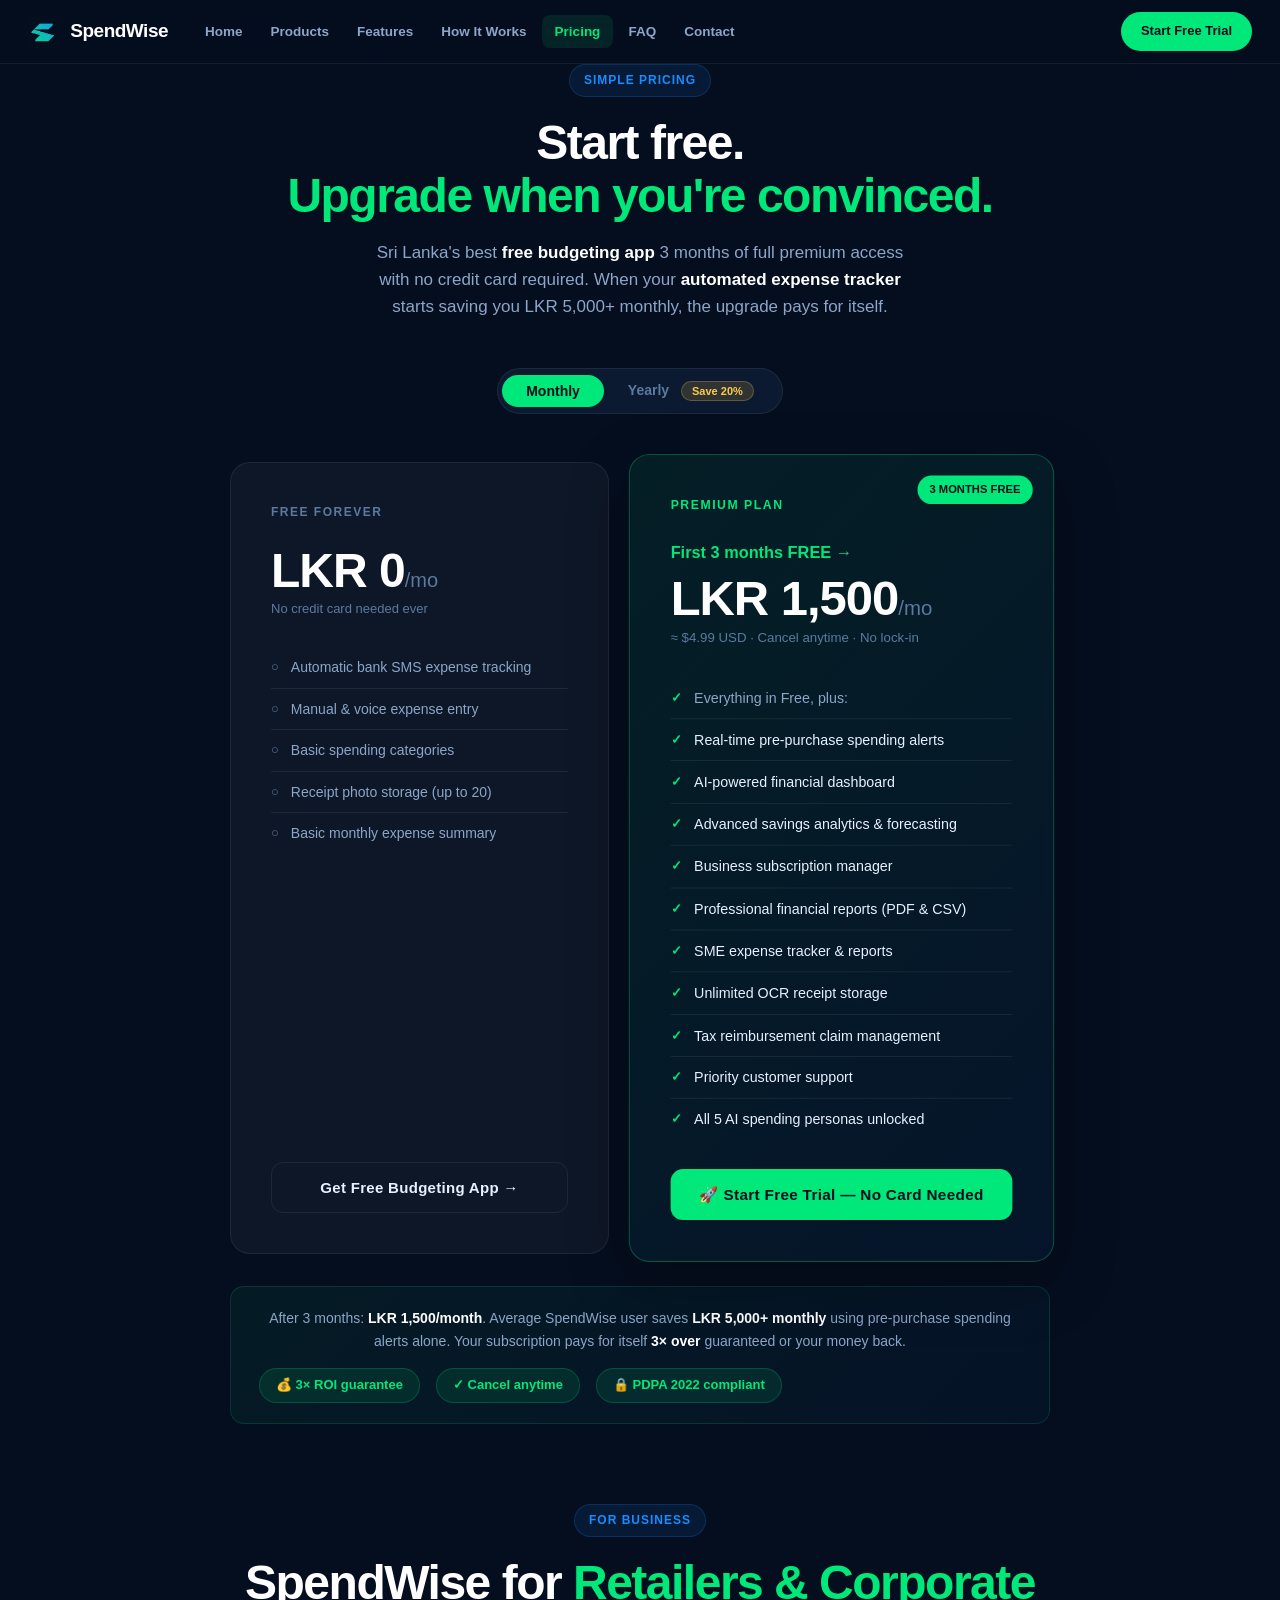
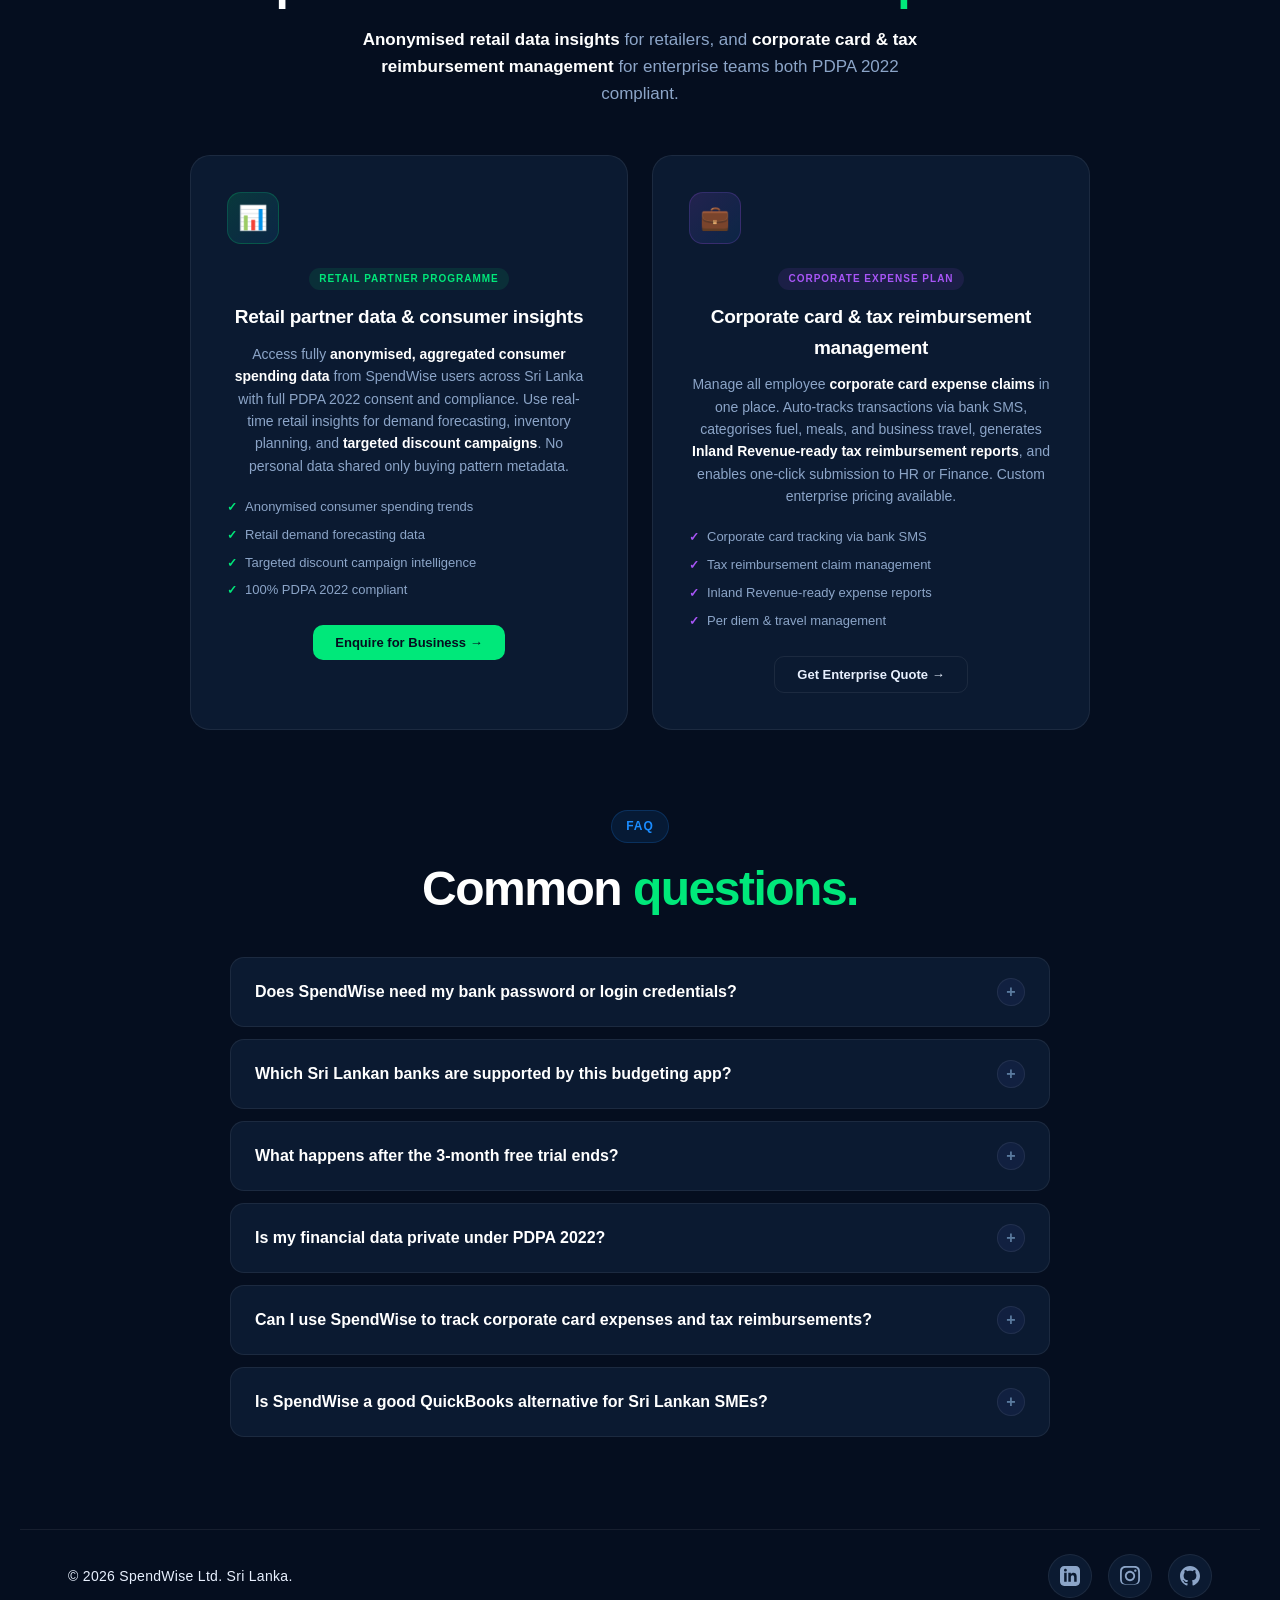
<file: spendwise/pricing.html>
<!DOCTYPE html>
<html lang="en">
<head>
<meta charset="UTF-8">
<meta name="viewport" content="width=device-width, initial-scale=1.0">
<title>SpendWise Pricing — Free Budgeting App Sri Lanka | LKR 1,500/mo Premium Plan</title>
<meta name="description" content="SpendWise pricing: free budgeting app tier forever, or premium at LKR 1,500/month with real-time pre-purchase spending alerts, AI financial dashboard, SME expense reports, and tax reimbursement management. First 3 months completely free — no credit card required.">
<meta name="keywords" content="free budgeting app Sri Lanka, budgeting app price Sri Lanka, LKR expense tracker pricing, automated expense tracker free trial, SpendWise premium plan, SME expense tracker pricing Sri Lanka, free financial tracking app Sri Lanka, no credit card budgeting app, personal finance app LKR 1500">
<link rel="stylesheet" href="css/global.css">
<link rel="stylesheet" href="css/navbar.css">
<link rel="stylesheet" href="css/footer.css">

<link rel="icon" href="data:image/svg+xml,<svg xmlns='http://www.w3.org/2000/svg' viewBox='0 0 100 100'><circle cx='50' cy='50' r='45' fill='%2300e87a'/><text y='.9em' font-size='60' x='18'>💰</text></svg>">
</head>
<body style="padding-top:64px;">

  <!-- ══ NAVBAR ══ -->
  <nav class="sw-nav" id="sw-nav">
    <div class="nav-inner">
      <a href="index.html" class="nav-brand">
        <img src="assets/images/logo.png" alt="SpendWise logo">
        <span>SpendWise</span>
      </a>
      <div class="nav-links" id="navLinks">
        <a href="index.html"          class="nav-link">Home</a>
        <a href="products.html"       class="nav-link">Products</a>
        <a href="features.html"       class="nav-link">Features</a>
        <a href="how-it-works.html"   class="nav-link">How It Works</a>
        <a href="pricing.html"        class="nav-link">Pricing</a>
        <a href="faq.html"            class="nav-link">FAQ</a>
        <a href="contact.html"        class="nav-link">Contact</a>
      </div>
      <div class="nav-actions">
        <a href="pricing.html" class="btn-nav-cta">Start Free Trial</a>
        <button class="hamburger" id="hamburger" aria-label="Toggle menu">
          <span></span><span></span><span></span>
        </button>
      </div>
    </div>
  </nav>


<style>
*{margin:0;padding:0;box-sizing:border-box}
:root{--navy:#050e1f;--navy2:#0b1a31;--navy3:#112040;--green:#00e87a;--green2:#00c465;--blue:#1a8cff;--gold:#ffcb47;--purple:#a855f7;--text:#e8f0fe;--text2:#8ca5c8;--text3:#5a7a9e;--border:rgba(255,255,255,0.07);--card:rgba(255,255,255,0.04);--radius:16px;--font-sans:"Google Sans Flex",-apple-system,BlinkMacSystemFont,"Segoe UI",sans-serif;}
html{scroll-behavior:smooth}
body{background:var(--navy);color:var(--text);font-family:var(--font-sans);-webkit-font-smoothing:antialiased;font-size:16px;line-height:1.6;padding:60px 20px;overflow-x:hidden;}
.section{max-width:1200px;margin:0 auto;padding-bottom:80px;}
.section-badge{display:inline-block;background:rgba(26,140,255,0.1);border:1px solid rgba(26,140,255,0.2);color:var(--blue);font-size:12px;font-weight:700;letter-spacing:1px;text-transform:uppercase;padding:6px 14px;border-radius:100px;margin-bottom:20px;}
.section-title{font-size:clamp(32px,4vw,48px);font-weight:800;color:#fff;line-height:1.1;letter-spacing:-1.5px;margin-bottom:16px;}
.section-title em{font-style:normal;color:var(--green);}
.section-sub{font-size:17px;color:var(--text2);max-width:560px;margin:0 auto 48px;}
.section-sub strong{color:#fff;}
.billing-toggle{display:inline-flex;align-items:center;gap:0;background:var(--navy2);border:1px solid var(--border);border-radius:100px;padding:4px;margin-bottom:48px;}
.toggle-btn{padding:8px 24px;border-radius:100px;border:none;font-family:var(--font-sans);font-size:14px;font-weight:600;cursor:pointer;transition:all .25s;background:transparent;color:var(--text3);}
.toggle-btn.active{background:var(--green);color:var(--navy);}
.toggle-btn.active.yearly{background:var(--blue);color:#fff;}
.save-badge{display:inline-block;background:rgba(255,203,71,0.15);border:1px solid rgba(255,203,71,0.25);color:var(--gold);font-size:11px;font-weight:700;padding:3px 10px;border-radius:100px;margin-left:8px;}
.pricing-grid{display:grid;grid-template-columns:1fr 1.1fr;gap:24px;max-width:820px;margin:0 auto;text-align:left;}
.pricing-card{border-radius:20px;padding:40px;border:1px solid var(--border);background:var(--card);position:relative;overflow:hidden;display:flex;flex-direction:column;transition:all .3s cubic-bezier(0.25,0.8,0.25,1);cursor:pointer;}
.pricing-card.featured{background:linear-gradient(135deg,rgba(0,232,122,0.08),rgba(26,140,255,0.05));border-color:rgba(0,232,122,0.3);transform:scale(1.02);box-shadow:0 20px 60px rgba(0,0,0,0.3);}
.pricing-card:not(.featured):hover{border-color:rgba(0,232,122,0.4);box-shadow:0 16px 40px rgba(0,232,122,0.15);transform:translateY(-5px);}
.pricing-card.featured:hover{border-color:rgba(0,232,122,0.6);box-shadow:0 24px 60px rgba(0,232,122,0.35);transform:scale(1.03) translateY(-4px);}
.pricing-label{font-size:12px;font-weight:700;letter-spacing:1.5px;text-transform:uppercase;color:var(--text3);margin-bottom:24px;}
.pricing-card.featured .pricing-label{color:var(--green);}
.pricing-badge{position:absolute;top:20px;right:20px;background:var(--green);color:var(--navy);font-size:11px;font-weight:700;padding:5px 12px;border-radius:100px;animation:badgePulse 2.5s ease infinite;}
@keyframes badgePulse{0%,100%{box-shadow:0 0 0 0 rgba(0,232,122,0.3)}50%{box-shadow:0 0 0 6px rgba(0,232,122,0)}}
.price{font-size:48px;font-weight:800;color:#fff;line-height:1;margin-bottom:4px;letter-spacing:-1px;transition:all .3s;}
.price span{font-size:20px;color:var(--text3);font-weight:400;letter-spacing:0;}
.price-sub{font-size:13px;color:var(--text3);margin-bottom:28px;}
.price-free-tag{font-size:16px;font-weight:700;color:var(--green);margin-bottom:8px;}
.feature-list{list-style:none;margin-bottom:28px;flex:1;}
.feature-list li{display:flex;align-items:flex-start;gap:12px;font-size:14px;color:var(--text2);padding:9px 0;border-bottom:1px solid var(--border);}
.feature-list li:last-child{border:none}
.feature-list li::before{content:'✓';color:var(--green);font-weight:800;font-size:13px;margin-top:1px;flex-shrink:0;}
.feature-list.limited li::before{content:'○';color:var(--text3);}
.feature-list li.highlight{color:var(--text);}
.feature-list li.highlight::before{color:var(--green);}
.pricing-cta{width:100%;padding:16px;border-radius:12px;font-family:var(--font-sans);font-size:15px;font-weight:700;transition:all .25s;border:none;text-align:center;letter-spacing:0.3px;pointer-events:none;}
.pricing-cta.primary{background:var(--green);color:var(--navy);}
.pricing-cta.outline{background:transparent;color:var(--text);border:1px solid var(--border);}
.savings-proof{max-width:820px;margin:32px auto 0;background:linear-gradient(135deg,rgba(0,232,122,0.06),rgba(26,140,255,0.04));border:1px solid rgba(0,232,122,0.15);border-radius:14px;padding:20px 28px;display:flex;align-items:center;justify-content:space-between;flex-wrap:wrap;gap:16px;}
.savings-proof p{font-size:14px;color:var(--text2);line-height:1.6;}
.savings-proof p strong{color:#fff;}
.savings-roi{display:flex;gap:16px;flex-shrink:0;flex-wrap:wrap;}
.roi-chip{background:rgba(0,232,122,0.1);border:1px solid rgba(0,232,122,0.2);color:var(--green);font-size:13px;font-weight:700;padding:6px 16px;border-radius:100px;}
.biz-grid{display:grid;grid-template-columns:1fr 1fr;gap:24px;max-width:900px;margin:0 auto;}
.biz-card{background:var(--navy2);border:1px solid var(--border);border-radius:20px;padding:36px;transition:all .3s cubic-bezier(0.25,0.8,0.25,1);opacity:0;transform:translateY(24px);cursor:pointer;}
.biz-card.visible{opacity:1;transform:translateY(0);}
.biz-card:nth-child(1){transition:all .6s ease .0s;}.biz-card:nth-child(2){transition:all .6s ease .12s;}
.biz-card:hover{border-color:rgba(0,232,122,0.4);transform:translateY(-5px) !important;box-shadow:0 20px 50px rgba(0,232,122,0.15);}
.card-icon{width:52px;height:52px;border-radius:14px;display:flex;align-items:center;justify-content:center;font-size:24px;margin-bottom:20px;}
.biz-card h3{font-size:19px;font-weight:700;color:#fff;margin-bottom:10px;letter-spacing:-0.3px;}
.biz-card p{font-size:14px;color:var(--text2);line-height:1.6;margin-bottom:20px;}
.biz-features{list-style:none;margin-bottom:24px;display:flex;flex-direction:column;gap:7px;}
.biz-features li{display:flex;align-items:flex-start;gap:8px;font-size:13px;color:var(--text2);}
.biz-features li::before{content:"✓";font-weight:800;font-size:12px;flex-shrink:0;margin-top:1px;}
.biz-card:nth-child(1) .biz-features li::before{color:var(--green);}
.biz-card:nth-child(2) .biz-features li::before{color:var(--purple);}
.btn-small{display:inline-block;font-family:var(--font-sans);font-size:13px;font-weight:700;padding:10px 22px;border-radius:10px;border:none;transition:all .2s;pointer-events:none;}
.btn-small.primary{background:var(--green);color:var(--navy);}
.btn-small.secondary{background:transparent;color:var(--text);border:1px solid var(--border);}
.faq-wrap{max-width:820px;margin:0 auto;}
.faq-item{background:var(--navy2);border:1px solid var(--border);border-radius:14px;margin-bottom:12px;overflow:hidden;transition:border-color .3s;}
.faq-item.open{border-color:rgba(0,232,122,0.25);}
.faq-q{display:flex;align-items:center;justify-content:space-between;padding:20px 24px;cursor:pointer;font-size:16px;font-weight:600;color:#fff;gap:16px;user-select:none;}
.faq-q:hover{color:var(--green);}
.faq-icon{width:28px;height:28px;border-radius:50%;background:var(--navy3);border:1px solid var(--border);display:flex;align-items:center;justify-content:center;flex-shrink:0;font-size:16px;font-weight:700;color:var(--text3);transition:all .3s;}
.faq-item.open .faq-icon{background:rgba(0,232,122,0.1);border-color:rgba(0,232,122,0.25);color:var(--green);transform:rotate(45deg);}
.faq-a{max-height:0;overflow:hidden;transition:max-height .4s ease,padding .3s ease;padding:0 24px;}
.faq-item.open .faq-a{max-height:300px;padding:0 24px 20px;}
.faq-a p{font-size:14px;color:var(--text2);line-height:1.7;}
.faq-a p strong{color:#fff;}
@media(max-width:768px){.pricing-grid,.biz-grid{grid-template-columns:1fr;}.pricing-card.featured:hover{transform:scale(1) translateY(-4px);}.pricing-card.featured{transform:scale(1);}.savings-proof{flex-direction:column;}.savings-roi{justify-content:center;}}
</style>
<div class="section" style="text-align:center">
  <div class="section-badge">Simple Pricing</div>
  <h2 class="section-title">Start free.<br><em>Upgrade when you're convinced.</em></h2>
  <p class="section-sub">Sri Lanka's best <strong>free budgeting app</strong> 3 months of full premium access with no credit card required. When your <strong>automated expense tracker</strong> starts saving you LKR 5,000+ monthly, the upgrade pays for itself.</p>
  <div>
    <div class="billing-toggle">
      <button class="toggle-btn active" id="btn-monthly" onclick="setBilling('monthly')">Monthly</button>
      <button class="toggle-btn" id="btn-yearly" onclick="setBilling('yearly')">Yearly <span class="save-badge">Save 20%</span></button>
    </div>
  </div>
  <div class="pricing-grid">
    <div class="pricing-card" onclick="window.open('https://docs.google.com/forms/d/e/1FAIpQLScVD6Wd8KT0Xher2QumZnWNSIYL9tj5FDA7RmfUYQ91FC1_ow/viewform?usp=header','_blank')">
      <div class="pricing-label">FREE FOREVER</div>
      <div class="price" id="price-free">LKR 0<span>/mo</span></div>
      <div class="price-sub">No credit card needed ever</div>
      <ul class="feature-list limited">
        <li>Automatic bank SMS expense tracking</li>
        <li>Manual &amp; voice expense entry</li>
        <li>Basic spending categories</li>
        <li>Receipt photo storage (up to 20)</li>
        <li>Basic monthly expense summary</li>
      </ul>
      <button class="pricing-cta outline">Get Free Budgeting App →</button>
    </div>
    <div class="pricing-card featured" onclick="window.open('https://docs.google.com/forms/d/e/1FAIpQLScVD6Wd8KT0Xher2QumZnWNSIYL9tj5FDA7RmfUYQ91FC1_ow/viewform?usp=header','_blank')">
      <div class="pricing-label">PREMIUM PLAN</div>
      <div class="pricing-badge">3 MONTHS FREE</div>
      <div class="price-free-tag">First 3 months FREE →</div>
      <div class="price" id="price-premium">LKR 1,500<span>/mo</span></div>
      <div class="price-sub" id="price-sub-premium">≈ $4.99 USD · Cancel anytime · No lock-in</div>
      <ul class="feature-list">
        <li>Everything in Free, plus:</li>
        <li class="highlight">Real-time pre-purchase spending alerts</li>
        <li class="highlight">AI-powered financial dashboard</li>
        <li class="highlight">Advanced savings analytics &amp; forecasting</li>
        <li class="highlight">Business subscription manager</li>
        <li class="highlight">Professional financial reports (PDF &amp; CSV)</li>
        <li class="highlight">SME expense tracker &amp; reports</li>
        <li class="highlight">Unlimited OCR receipt storage</li>
        <li class="highlight">Tax reimbursement claim management</li>
        <li class="highlight">Priority customer support</li>
        <li class="highlight">All 5 AI spending personas unlocked</li>
      </ul>
      <button class="pricing-cta primary">🚀 Start Free Trial — No Card Needed</button>
    </div>
  </div>
  <div class="savings-proof">
    <p>After 3 months: <strong>LKR 1,500/month</strong>. Average SpendWise user saves <strong>LKR 5,000+ monthly</strong> using pre-purchase spending alerts alone. Your subscription pays for itself <strong>3× over</strong> guaranteed or your money back.</p>
    <div class="savings-roi"><div class="roi-chip">💰 3× ROI guarantee</div><div class="roi-chip">✓ Cancel anytime</div><div class="roi-chip">🔒 PDPA 2022 compliant</div></div>
  </div>
</div>
<div class="section" style="text-align:center">
  <div class="section-badge">For Business</div>
  <h2 class="section-title">SpendWise for <em>Retailers &amp; Corporate</em></h2>
  <p class="section-sub"><strong>Anonymised retail data insights</strong> for retailers, and <strong>corporate card &amp; tax reimbursement management</strong> for enterprise teams both PDPA 2022 compliant.</p>
  <div class="biz-grid" id="bizGrid">
    <div class="biz-card" onclick="window.open('https://docs.google.com/forms/d/e/1FAIpQLScVD6Wd8KT0Xher2QumZnWNSIYL9tj5FDA7RmfUYQ91FC1_ow/viewform?usp=header','_blank')">
      <div class="card-icon" style="background:linear-gradient(135deg,rgba(0,232,122,0.15),rgba(26,140,255,0.1));border:1px solid rgba(0,232,122,0.2);">📊</div>
      <div style="display:inline-block;background:rgba(0,232,122,0.1);color:var(--green);font-size:10px;font-weight:800;letter-spacing:1px;text-transform:uppercase;padding:3px 10px;border-radius:100px;margin-bottom:12px;">Retail partner programme</div>
      <h3>Retail partner data &amp; consumer insights</h3>
      <p>Access fully <strong style="color:#fff;">anonymised, aggregated consumer spending data</strong> from SpendWise users across Sri Lanka with full PDPA 2022 consent and compliance. Use real-time retail insights for demand forecasting, inventory planning, and <strong style="color:#fff;">targeted discount campaigns</strong>. No personal data shared only buying pattern metadata.</p>
      <ul class="biz-features"><li>Anonymised consumer spending trends</li><li>Retail demand forecasting data</li><li>Targeted discount campaign intelligence</li><li>100% PDPA 2022 compliant</li></ul>
      <button class="btn-small primary">Enquire for Business →</button>
    </div>
    <div class="biz-card" onclick="window.open('https://docs.google.com/forms/d/e/1FAIpQLScVD6Wd8KT0Xher2QumZnWNSIYL9tj5FDA7RmfUYQ91FC1_ow/viewform?usp=header','_blank')">
      <div class="card-icon" style="background:linear-gradient(135deg,rgba(168,85,247,0.15),rgba(26,140,255,0.1));border:1px solid rgba(168,85,247,0.2);">💼</div>
      <div style="display:inline-block;background:rgba(168,85,247,0.1);color:var(--purple);font-size:10px;font-weight:800;letter-spacing:1px;text-transform:uppercase;padding:3px 10px;border-radius:100px;margin-bottom:12px;">Corporate expense plan</div>
      <h3>Corporate card &amp; tax reimbursement management</h3>
      <p>Manage all employee <strong style="color:#fff;">corporate card expense claims</strong> in one place. Auto-tracks transactions via bank SMS, categorises fuel, meals, and business travel, generates <strong style="color:#fff;">Inland Revenue-ready tax reimbursement reports</strong>, and enables one-click submission to HR or Finance. Custom enterprise pricing available.</p>
      <ul class="biz-features"><li>Corporate card tracking via bank SMS</li><li>Tax reimbursement claim management</li><li>Inland Revenue-ready expense reports</li><li>Per diem &amp; travel management</li></ul>
      <button class="btn-small secondary">Get Enterprise Quote →</button>
    </div>
  </div>
</div>
<div class="section" style="text-align:center">
  <div class="section-badge">FAQ</div>
  <h2 class="section-title">Common <em>questions.</em></h2>
  <br>
  <div class="faq-wrap" id="faqWrap">
    <div class="faq-item" onclick="toggleFaqPricing(this)"><div class="faq-q">Does SpendWise need my bank password or login credentials?<div class="faq-icon">+</div></div><div class="faq-a"><p>No. SpendWise never asks for bank credentials, passwords, or third-party login access. We only request read permission for your SMS inbox specifically bank transaction messages. Your banking app and all credentials remain entirely private and are never involved in the SpendWise setup process. <strong>All major Sri Lankan banks are supported instantly.</strong></p></div></div>
    <div class="faq-item" onclick="toggleFaqPricing(this)"><div class="faq-q">Which Sri Lankan banks are supported by this budgeting app?<div class="faq-icon">+</div></div><div class="faq-a"><p>SpendWise supports all major Sri Lankan banks and digital wallets including <strong>Sampath Bank, Commercial Bank, BOC, HNB, People's Bank, NSB, NDB, Seylan, Citi, HSBC</strong>, and all major digital wallets: FriMi, eZ Cash, and iPay. If your bank sends SMS transaction alerts, SpendWise can track it automatically.</p></div></div>
    <div class="faq-item" onclick="toggleFaqPricing(this)"><div class="faq-q">What happens after the 3-month free trial ends?<div class="faq-icon">+</div></div><div class="faq-a"><p>At the end of your free trial, you'll be asked to confirm your premium subscription at <strong>LKR 1,500/month</strong>. If you choose not to upgrade, you're automatically moved to the free tier basic bank SMS tracking continues at no cost. <strong>No charge ever occurs without your explicit confirmation.</strong> There's no lock-in, no cancellation fees, and no credit card is required to start.</p></div></div>
    <div class="faq-item" onclick="toggleFaqPricing(this)"><div class="faq-q">Is my financial data private under PDPA 2022?<div class="faq-icon">+</div></div><div class="faq-a"><p>Yes. SpendWise is built from the ground up to comply with Sri Lanka's <strong>Personal Data Protection Act No. 9 of 2022 (PDPA 2022)</strong>. No personal data is ever sold. Any anonymised spending data shared with retail partners requires your explicit opt-in consent and is aggregated no individual transaction data or personal identifiers are ever shared with third parties.</p></div></div>
    <div class="faq-item" onclick="toggleFaqPricing(this)"><div class="faq-q">Can I use SpendWise to track corporate card expenses and tax reimbursements?<div class="faq-icon">+</div></div><div class="faq-a"><p>Yes. The premium plan includes full <strong>corporate card tracking</strong> via bank SMS, automatic categorisation of fuel, meals, accommodation, and business travel, and one-click <strong>Inland Revenue-ready expense reports</strong> for tax reimbursement submission to HR or Finance. For enterprise plans covering entire teams, contact us for custom pricing.</p></div></div>
    <div class="faq-item" onclick="toggleFaqPricing(this)"><div class="faq-q">Is SpendWise a good QuickBooks alternative for Sri Lankan SMEs?<div class="faq-icon">+</div></div><div class="faq-a"><p>Yes — SpendWise is designed as a lightweight, affordable alternative to expensive accounting software like QuickBooks and SAP. At <strong>LKR 1,500/month</strong> versus LKR 15,000+/month for QuickBooks, SpendWise provides automated expense categorisation, OCR receipt scanning, one-click professional reports, and subscription management covering 90% of what an SME needs without the enterprise price tag. <strong>No per-seat fees. No accountant add-ons.</strong></p></div></div>
  </div>
</div>

  <!-- ══ FOOTER ══ -->
  <footer>
    <div class="footer-nav">
      <div class="copyright">© 2026 SpendWise Ltd. Sri Lanka.</div>
      <div class="social-links">
        <a href="https://www.linkedin.com/in/ravidu-senajith/" target="_blank" rel="noopener" title="LinkedIn">
          <svg viewBox="0 0 24 24"><path d="M19 0h-14c-2.761 0-5 2.239-5 5v14c0 2.761 2.239 5 5 5h14c2.762 0 5-2.239 5-5v-14c0-2.761-2.238-5-5-5zm-11 19h-3v-11h3v11zm-1.5-12.268c-.966 0-1.75-.79-1.75-1.764s.784-1.764 1.75-1.764 1.75.79 1.75 1.764-.783 1.764-1.75 1.764zm13.5 12.268h-3v-5.604c0-3.368-4-3.113-4 0v5.604h-3v-11h3v1.765c1.396-2.586 7-2.777 7 2.476v6.759z"/></svg>
        </a>
        <a href="https://www.instagram.com/spendwiselk/" target="_blank" rel="noopener" title="Instagram">
          <svg viewBox="0 0 24 24"><path d="M12 2.163c3.204 0 3.584.012 4.85.07 3.252.148 4.771 1.691 4.919 4.919.058 1.265.069 1.645.069 4.849 0 3.205-.012 3.584-.069 4.849-.149 3.225-1.664 4.771-4.919 4.919-1.266.058-1.644.07-4.85.07-3.204 0-3.584-.012-4.849-.07-3.26-.149-4.771-1.699-4.919-4.92-.058-1.265-.07-1.644-.07-4.849 0-3.204.013-3.583.07-4.849.149-3.227 1.664-4.771 4.919-4.919 1.266-.057 1.645-.069 4.849-.069zm0-2.163c-3.259 0-3.667.014-4.947.072-4.358.2-6.78 1.76-6.98 6.208-.058 1.281-.072 1.688-.072 4.948s.014 3.667.072 4.947c.2 4.441 2.618 5.998 6.98 6.195 1.28.058 1.689.072 4.947.072 3.259 0 3.668-.014 4.948-.072 4.354-.2 6.782-1.762 6.979-6.195.059-1.28.073-1.689.073-4.947 0-3.259-.014-3.667-.072-4.947-.196-4.439-2.618-5.999-6.979-6.208-1.28-.058-1.689-.072-4.948-.072zm0 5.838c-3.403 0-6.162 2.759-6.162 6.162s2.759 6.163 6.162 6.163 6.162-2.759 6.162-6.163c0-3.403-2.759-6.162-6.162-6.162zm0 10.162c-2.209 0-4-1.79-4-4 0-2.209 1.791-4 4-4s4 1.791 4 4c0 2.21-1.791 4-4 4zm6.406-11.845c-.796 0-1.441.645-1.441 1.44s.645 1.44 1.441 1.44c.795 0 1.439-.645 1.439-1.44s-.644-1.44-1.439-1.44z"/></svg>
        </a>
        <a href="https://github.com/Whi7erose" target="_blank" rel="noopener" title="GitHub">
          <svg viewBox="0 0 24 24"><path d="M12 0c-6.626 0-12 5.373-12 12 0 5.302 3.438 9.8 8.207 11.387.599.111.793-.261.793-.577v-2.234c-3.338.726-4.033-1.416-4.033-1.416-.546-1.387-1.333-1.756-1.333-1.756-1.089-.745.083-.729.083-.729 1.205.084 1.839 1.237 1.839 1.237 1.07 1.834 2.807 1.304 3.492.997.107-.775.418-1.305.762-1.604-2.665-.305-5.467-1.334-5.467-5.931 0-1.311.469-2.381 1.236-3.221-.124-.303-.535-1.524.117-3.176 0 0 1.008-.322 3.301 1.23.957-.266 1.983-.399 3.003-.404 1.02.005 2.047.138 3.006.404 2.291-1.552 3.297-1.23 3.297-1.23.653 1.653.242 2.874.118 3.176.77.84 1.235 1.911 1.235 3.221 0 4.609-2.807 5.624-5.479 5.921.43.372.823 1.102.823 2.222v3.293c0 .319.192.694.801.576 4.765-1.589 8.199-6.086 8.199-11.386 0-6.627-5.373-12-12-12z"/></svg>
        </a>
      </div>
    </div>
  </footer>

  <script src="js/navbar.js"></script>
  <script>
function setBilling(mode){const btnM=document.getElementById('btn-monthly');const btnY=document.getElementById('btn-yearly');const pricePremium=document.getElementById('price-premium');const priceSub=document.getElementById('price-sub-premium');if(mode==='monthly'){btnM.classList.add('active');btnM.classList.remove('yearly');btnY.classList.remove('active','yearly');pricePremium.innerHTML='LKR 1,500<span>/mo</span>';priceSub.textContent='≈ $4.99 USD · Cancel anytime · No lock-in';}else{btnY.classList.add('active','yearly');btnM.classList.remove('active');pricePremium.innerHTML='<span style="font-size:20px;color:var(--text3);text-decoration:line-through;">1,500</span> LKR 1,200<span>/mo</span>';priceSub.innerHTML='Billed annually (LKR 14,400/yr) · Save LKR 3,600 · <span style="color:var(--gold);font-weight:700;">Best value</span>';}}
function toggleFaqPricing(el){const isOpen=el.classList.contains('open');document.querySelectorAll('.faq-item.open').forEach(f=>f.classList.remove('open'));if(!isOpen) el.classList.add('open');}
const bizCards=document.querySelectorAll('.biz-card');const obs=new IntersectionObserver(entries=>{entries.forEach(e=>{if(e.isIntersecting) e.target.classList.add('visible');});},{threshold:0.15});bizCards.forEach(c=>obs.observe(c));
  </script>
</body>
</html>
</file>
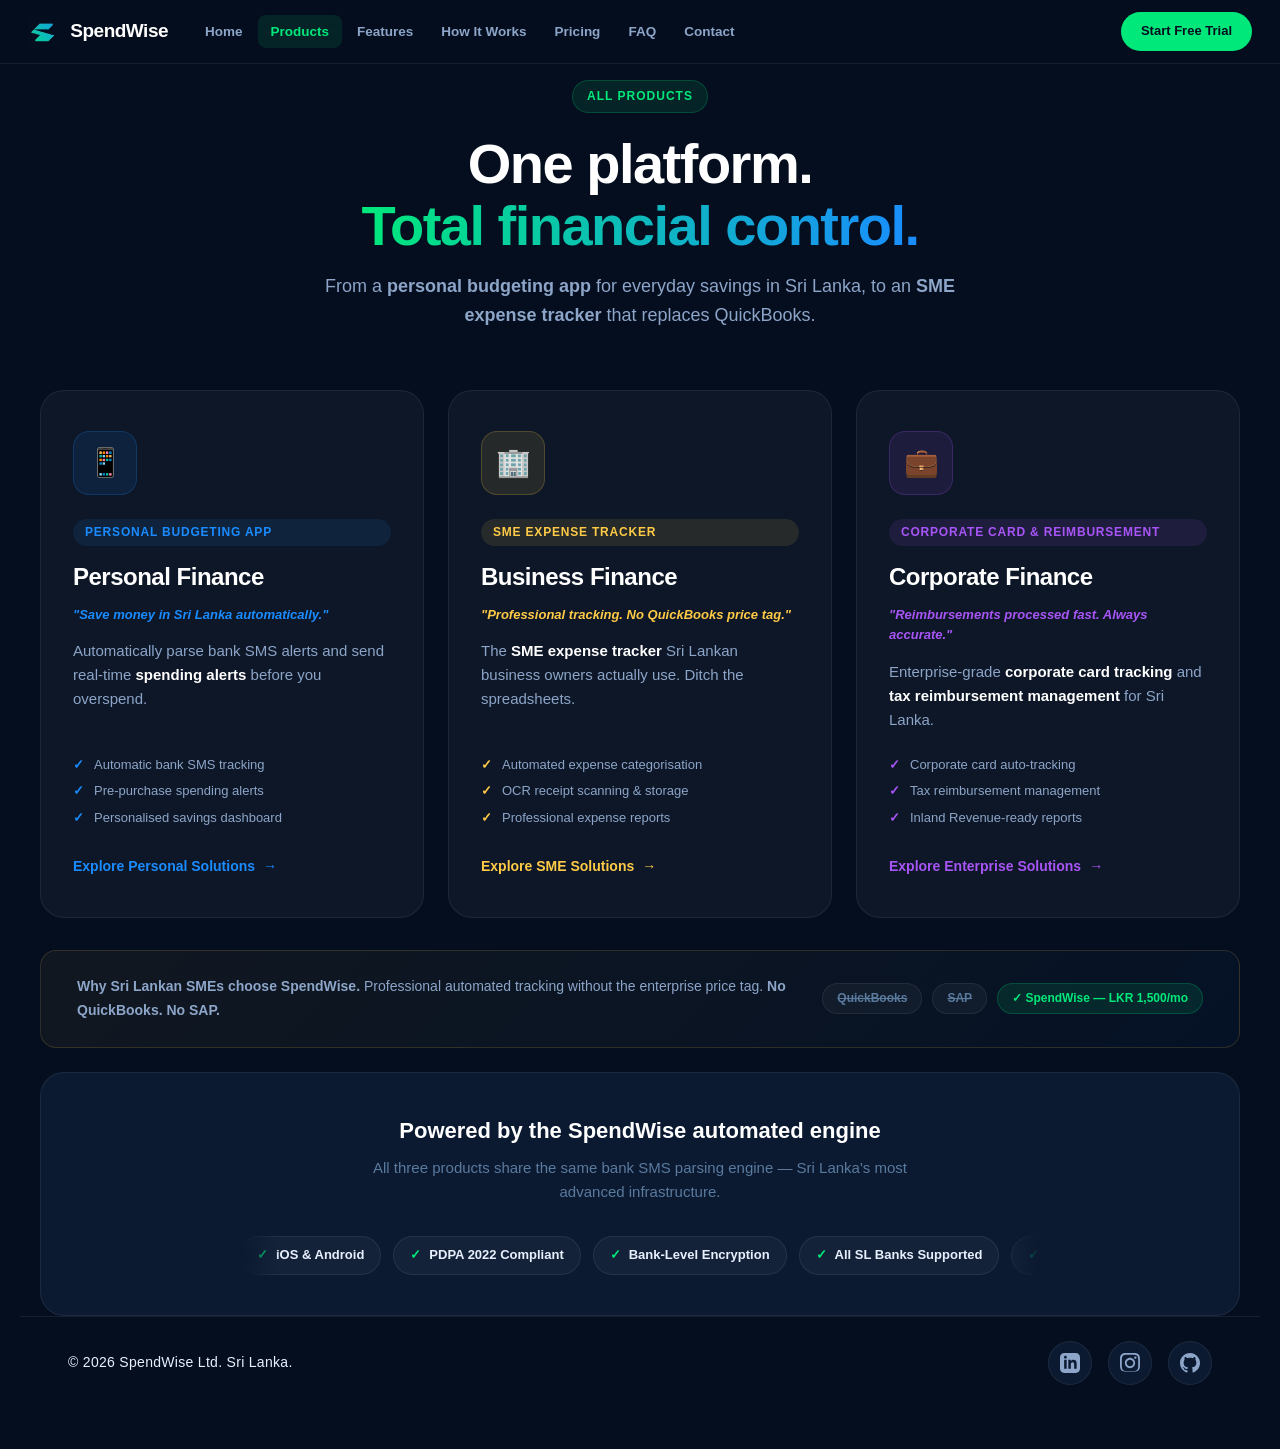
<file: spendwise/products.html>
<!DOCTYPE html>
<html lang="en">
<head>
<meta charset="UTF-8">
<meta name="viewport" content="width=device-width, initial-scale=1.0">
<title>SpendWise Features — Automated Expense Tracker, SME Finance &amp; Corporate Card Management | Sri Lanka</title>
<meta name="description" content="SpendWise features three products: personal budgeting app for Sri Lanka, SME automated expense tracker (no QuickBooks needed), and corporate card &amp; tax reimbursement management. Free 3-month trial.">
<meta name="keywords" content="automated expense tracker Sri Lanka, personal budgeting app Sri Lanka, SME expense tracking app, corporate card tracker Sri Lanka, tax reimbursement app, financial tracking software Sri Lanka, bank SMS expense tracker, no QuickBooks alternative Sri Lanka, business expense management LKR">
<link rel="stylesheet" href="css/global.css">
<link rel="stylesheet" href="css/navbar.css">
<link rel="stylesheet" href="css/footer.css">
<link rel="icon" href="data:image/svg+xml,<svg xmlns='http://www.w3.org/2000/svg' viewBox='0 0 100 100'><circle cx='50' cy='50' r='45' fill='%2300e87a'/><text y='.9em' font-size='60' x='18'>💰</text></svg>">
<style>
body{padding:80px 20px 40px;}
.product-header{text-align:center;max-width:800px;margin:0 auto 60px;}
.section-badge{display:inline-block;background:rgba(0,232,122,0.1);border:1px solid rgba(0,232,122,0.2);color:var(--green);font-size:12px;font-weight:700;letter-spacing:1px;text-transform:uppercase;padding:6px 14px;border-radius:100px;margin-bottom:20px;}
.product-header h2{font-size:clamp(36px,5vw,56px);font-weight:800;color:#fff;line-height:1.1;letter-spacing:-1.5px;margin-bottom:16px;}
.product-header h2 em{font-style:normal;background:linear-gradient(90deg,var(--green),var(--blue));-webkit-background-clip:text;-webkit-text-fill-color:transparent;background-clip:text;}
.product-header p{font-size:18px;color:var(--text2);max-width:640px;margin:0 auto;}
.hub-container{max-width:1200px;margin:0 auto;display:grid;grid-template-columns:repeat(3,1fr);gap:24px;}
.hub-card{background:var(--card);border:1px solid var(--border);border-radius:24px;padding:40px 32px;text-decoration:none;display:flex;flex-direction:column;transition:all 0.3s cubic-bezier(0.25,0.46,0.45,0.94);position:relative;overflow:hidden;cursor:pointer;color:var(--text);}
.hub-card:hover{transform:translateY(-8px);box-shadow:0 20px 60px rgba(0,0,0,0.5);}
.card-personal:hover{border-color:rgba(26,140,255,0.5);background:linear-gradient(135deg,rgba(26,140,255,0.08),transparent);}
.card-business:hover{border-color:rgba(255,203,71,0.5);background:linear-gradient(135deg,rgba(255,203,71,0.08),transparent);}
.card-corporate:hover{border-color:rgba(168,85,247,0.5);background:linear-gradient(135deg,rgba(168,85,247,0.08),transparent);}
.hub-icon{width:64px;height:64px;border-radius:16px;display:flex;align-items:center;justify-content:center;font-size:28px;margin-bottom:24px;}
.icon-personal{background:rgba(26,140,255,0.1);border:1px solid rgba(26,140,255,0.2);}
.icon-business{background:rgba(255,203,71,0.1);border:1px solid rgba(255,203,71,0.2);}
.icon-corporate{background:rgba(168,85,247,0.1);border:1px solid rgba(168,85,247,0.2);}
.hub-card h3{font-size:24px;font-weight:800;color:#fff;margin-bottom:8px;letter-spacing:-0.5px;}
.hub-card .card-tagline{font-size:13px;font-weight:600;font-style:italic;margin-bottom:14px;}
.card-personal .card-tagline{color:var(--blue);}
.card-business .card-tagline{color:var(--gold);}
.card-corporate .card-tagline{color:var(--purple);}
.hub-card p{font-size:15px;color:var(--text2);line-height:1.6;margin-bottom:24px;flex-grow:1;}
.card-features{list-style:none;margin-bottom:28px;display:flex;flex-direction:column;gap:8px;}
.card-features li{display:flex;align-items:flex-start;gap:10px;font-size:13px;color:var(--text2);line-height:1.4;}
.card-personal .card-features li::before{content:"✓";color:var(--blue);font-weight:800;flex-shrink:0;}
.card-business .card-features li::before{content:"✓";color:var(--gold);font-weight:800;flex-shrink:0;}
.card-corporate .card-features li::before{content:"✓";color:var(--purple);font-weight:800;flex-shrink:0;}
.kw-chip{display:inline-block;font-size:12px;font-weight:800;letter-spacing:0.8px;text-transform:uppercase;padding:4px 12px;border-radius:100px;margin-bottom:12px;}
.card-personal .kw-chip{background:rgba(26,140,255,0.1);color:var(--blue);}
.card-business .kw-chip{background:rgba(255,203,71,0.1);color:var(--gold);}
.card-corporate .kw-chip{background:rgba(168,85,247,0.1);color:var(--purple);}
.hub-link{font-size:14px;font-weight:700;display:flex;align-items:center;gap:8px;transition:gap 0.2s;margin-top:auto;}
.card-personal .hub-link{color:var(--blue);}
.card-business .hub-link{color:var(--gold);}
.card-corporate .hub-link{color:var(--purple);}
.hub-card:hover .hub-link{gap:12px;}
.comparison-strip{max-width:1200px;margin:32px auto 0;background:linear-gradient(135deg,rgba(255,203,71,0.05),rgba(26,140,255,0.03));border:1px solid rgba(255,203,71,0.15);border-radius:16px;padding:24px 36px;display:flex;align-items:center;gap:20px;flex-wrap:wrap;}
.comparison-strip p{font-size:14px;color:var(--text2);line-height:1.7;flex:1;}
.comparison-strip .vs-chips{display:flex;gap:10px;flex-wrap:wrap;flex-shrink:0;}
.vs-chip{background:rgba(255,255,255,0.04);border:1px solid var(--border);color:var(--text3);font-size:12px;font-weight:600;padding:5px 14px;border-radius:100px;text-decoration:line-through;}
.vs-chip-ours{background:rgba(0,232,122,0.1);border:1px solid rgba(0,232,122,0.2);color:var(--green);font-size:12px;font-weight:700;padding:5px 14px;border-radius:100px;}
.ecosystem-banner{max-width:1200px;margin:24px auto 0;background:var(--navy2);border:1px solid var(--border);border-radius:24px;padding:40px;display:flex;flex-direction:column;align-items:center;text-align:center;gap:32px;}
.ecosystem-text h4{font-size:22px;color:#fff;margin-bottom:8px;font-weight:700;}
.ecosystem-text p{font-size:15px;color:var(--text3);max-width:600px;margin:0 auto;}
.ecosystem-features{width:100%;max-width:800px;overflow:hidden;display:flex;mask-image:linear-gradient(to right,transparent,black 5%,black 95%,transparent);-webkit-mask-image:linear-gradient(to right,transparent,black 5%,black 95%,transparent);}
.eco-track{display:flex;gap:12px;width:max-content;animation:scroll-marquee 20s linear infinite;}
.eco-track:hover{animation-play-state:paused;}
.eco-feat{display:flex;align-items:center;gap:8px;font-size:13px;font-weight:600;color:var(--text);background:var(--card);padding:8px 16px;border-radius:100px;border:1px solid var(--border);white-space:nowrap;}
.eco-feat span{color:var(--green);}
@media(max-width:900px){
  .hub-container{grid-template-columns:1fr;}
  .comparison-strip{flex-direction:column;text-align:center;}
}
</style>
</head>
<body>

  <!-- ══ NAVBAR ══ -->
  <nav class="sw-nav" id="sw-nav">
    <div class="nav-inner">
      <a href="index.html" class="nav-brand">
        <img src="assets/images/logo.png" alt="SpendWise logo">
        <span>SpendWise</span>
      </a>
      <div class="nav-links" id="navLinks">
        <a href="index.html"          class="nav-link">Home</a>
        <a href="products.html"       class="nav-link">Products</a>
        <a href="features.html"       class="nav-link">Features</a>
        <a href="how-it-works.html"   class="nav-link">How It Works</a>
        <a href="pricing.html"        class="nav-link">Pricing</a>
        <a href="faq.html"            class="nav-link">FAQ</a>
        <a href="contact.html"        class="nav-link">Contact</a>
      </div>
      <div class="nav-actions">
        <a href="pricing.html" class="btn-nav-cta">Start Free Trial</a>
        <button class="hamburger" id="hamburger" aria-label="Toggle menu">
          <span></span><span></span><span></span>
        </button>
      </div>
    </div>
  </nav>

<div class="product-header">
  <div class="section-badge">All Products</div>
  <h2>One platform.<br><em>Total financial control.</em></h2>
  <p>From a <strong>personal budgeting app</strong> for everyday savings in Sri Lanka, to an <strong>SME expense tracker</strong> that replaces QuickBooks.</p>
</div>
<div class="hub-container">
  <a href="personal-finance.html" class="hub-card card-personal">
    <div class="hub-icon icon-personal">📱</div>
    <div class="kw-chip">Personal budgeting app</div>
    <h3>Personal Finance</h3>
    <div class="card-tagline">"Save money in Sri Lanka automatically."</div>
    <p>Automatically parse bank SMS alerts and send real-time <strong style="color:#fff;">spending alerts</strong> before you overspend.</p>
    <ul class="card-features"><li>Automatic bank SMS tracking</li><li>Pre-purchase spending alerts</li><li>Personalised savings dashboard</li></ul>
    <div class="hub-link">Explore Personal Solutions <span>→</span></div>
  </a>
  <a href="business-finance.html" class="hub-card card-business">
    <div class="hub-icon icon-business">🏢</div>
    <div class="kw-chip">SME expense tracker</div>
    <h3>Business Finance</h3>
    <div class="card-tagline">"Professional tracking. No QuickBooks price tag."</div>
    <p>The <strong style="color:#fff;">SME expense tracker</strong> Sri Lankan business owners actually use. Ditch the spreadsheets.</p>
    <ul class="card-features"><li>Automated expense categorisation</li><li>OCR receipt scanning &amp; storage</li><li>Professional expense reports</li></ul>
    <div class="hub-link">Explore SME Solutions <span>→</span></div>
  </a>
  <a href="corporate-finance.html" class="hub-card card-corporate">
    <div class="hub-icon icon-corporate">💼</div>
    <div class="kw-chip">Corporate card &amp; reimbursement</div>
    <h3>Corporate Finance</h3>
    <div class="card-tagline">"Reimbursements processed fast. Always accurate."</div>
    <p>Enterprise-grade <strong style="color:#fff;">corporate card tracking</strong> and <strong style="color:#fff;">tax reimbursement management</strong> for Sri Lanka.</p>
    <ul class="card-features"><li>Corporate card auto-tracking</li><li>Tax reimbursement management</li><li>Inland Revenue-ready reports</li></ul>
    <div class="hub-link">Explore Enterprise Solutions <span>→</span></div>
  </a>
</div>
<div class="comparison-strip">
  <p><strong>Why Sri Lankan SMEs choose SpendWise.</strong> Professional automated tracking without the enterprise price tag. <strong>No QuickBooks. No SAP.</strong></p>
  <div class="vs-chips">
    <div class="vs-chip">QuickBooks</div>
    <div class="vs-chip">SAP</div>
    <div class="vs-chip-ours">✓ SpendWise — LKR 1,500/mo</div>
  </div>
</div>
<div class="ecosystem-banner">
  <div class="ecosystem-text">
    <h4>Powered by the SpendWise automated engine</h4>
    <p>All three products share the same bank SMS parsing engine — Sri Lanka's most advanced infrastructure.</p>
  </div>
  <div class="ecosystem-features">
    <div class="eco-track">
      <div class="eco-feat"><span>✓</span> iOS &amp; Android</div>
      <div class="eco-feat"><span>✓</span> PDPA 2022 Compliant</div>
      <div class="eco-feat"><span>✓</span> Bank-Level Encryption</div>
      <div class="eco-feat"><span>✓</span> All SL Banks Supported</div>
      <div class="eco-feat"><span>✓</span> 3-Month Free Trial</div>
      <div class="eco-feat"><span>✓</span> iOS &amp; Android</div>
      <div class="eco-feat"><span>✓</span> PDPA 2022 Compliant</div>
      <div class="eco-feat"><span>✓</span> Bank-Level Encryption</div>
      <div class="eco-feat"><span>✓</span> All SL Banks Supported</div>
      <div class="eco-feat"><span>✓</span> 3-Month Free Trial</div>
    </div>
  </div>
</div>

  <!-- ══ FOOTER ══ -->
  <footer>
    <div class="footer-nav">
      <div class="copyright">© 2026 SpendWise Ltd. Sri Lanka.</div>
      <div class="social-links">
        <a href="https://www.linkedin.com/in/ravidu-senajith/" target="_blank" rel="noopener" title="LinkedIn">
          <svg viewBox="0 0 24 24"><path d="M19 0h-14c-2.761 0-5 2.239-5 5v14c0 2.761 2.239 5 5 5h14c2.762 0 5-2.239 5-5v-14c0-2.761-2.238-5-5-5zm-11 19h-3v-11h3v11zm-1.5-12.268c-.966 0-1.75-.79-1.75-1.764s.784-1.764 1.75-1.764 1.75.79 1.75 1.764-.783 1.764-1.75 1.764zm13.5 12.268h-3v-5.604c0-3.368-4-3.113-4 0v5.604h-3v-11h3v1.765c1.396-2.586 7-2.777 7 2.476v6.759z"/></svg>
        </a>
        <a href="https://www.instagram.com/spendwiselk/" target="_blank" rel="noopener" title="Instagram">
          <svg viewBox="0 0 24 24"><path d="M12 2.163c3.204 0 3.584.012 4.85.07 3.252.148 4.771 1.691 4.919 4.919.058 1.265.069 1.645.069 4.849 0 3.205-.012 3.584-.069 4.849-.149 3.225-1.664 4.771-4.919 4.919-1.266.058-1.644.07-4.85.07-3.204 0-3.584-.012-4.849-.07-3.26-.149-4.771-1.699-4.919-4.92-.058-1.265-.07-1.644-.07-4.849 0-3.204.013-3.583.07-4.849.149-3.227 1.664-4.771 4.919-4.919 1.266-.057 1.645-.069 4.849-.069zm0-2.163c-3.259 0-3.667.014-4.947.072-4.358.2-6.78 1.76-6.98 6.208-.058 1.281-.072 1.688-.072 4.948s.014 3.667.072 4.947c.2 4.441 2.618 5.998 6.98 6.195 1.28.058 1.689.072 4.947.072 3.259 0 3.668-.014 4.948-.072 4.354-.2 6.782-1.762 6.979-6.195.059-1.28.073-1.689.073-4.947 0-3.259-.014-3.667-.072-4.947-.196-4.439-2.618-5.999-6.979-6.208-1.28-.058-1.689-.072-4.948-.072zm0 5.838c-3.403 0-6.162 2.759-6.162 6.162s2.759 6.163 6.162 6.163 6.162-2.759 6.162-6.163c0-3.403-2.759-6.162-6.162-6.162zm0 10.162c-2.209 0-4-1.79-4-4 0-2.209 1.791-4 4-4s4 1.791 4 4c0 2.21-1.791 4-4 4zm6.406-11.845c-.796 0-1.441.645-1.441 1.44s.645 1.44 1.441 1.44c.795 0 1.439-.645 1.439-1.44s-.644-1.44-1.439-1.44z"/></svg>
        </a>
        <a href="https://github.com/Whi7erose" target="_blank" rel="noopener" title="GitHub">
          <svg viewBox="0 0 24 24"><path d="M12 0c-6.626 0-12 5.373-12 12 0 5.302 3.438 9.8 8.207 11.387.599.111.793-.261.793-.577v-2.234c-3.338.726-4.033-1.416-4.033-1.416-.546-1.387-1.333-1.756-1.333-1.756-1.089-.745.083-.729.083-.729 1.205.084 1.839 1.237 1.839 1.237 1.07 1.834 2.807 1.304 3.492.997.107-.775.418-1.305.762-1.604-2.665-.305-5.467-1.334-5.467-5.931 0-1.311.469-2.381 1.236-3.221-.124-.303-.535-1.524.117-3.176 0 0 1.008-.322 3.301 1.23.957-.266 1.983-.399 3.003-.404 1.02.005 2.047.138 3.006.404 2.291-1.552 3.297-1.23 3.297-1.23.653 1.653.242 2.874.118 3.176.77.84 1.235 1.911 1.235 3.221 0 4.609-2.807 5.624-5.479 5.921.43.372.823 1.102.823 2.222v3.293c0 .319.192.694.801.576 4.765-1.589 8.199-6.086 8.199-11.386 0-6.627-5.373-12-12-12z"/></svg>
        </a>
      </div>
    </div>
  </footer>

  <script src="js/navbar.js"></script>
</body>
</html>
</file>
<file: spendwise/css/global.css>
/* ================================================================
   SpendWise — Global CSS
   All :root design tokens and shared body/reset styles.
   Every page links to this file first.
================================================================ */

*{margin:0;padding:0;box-sizing:border-box}

:root{
  --navy:#050e1f;
  --navy2:#0b1a31;
  --navy3:#112040;
  --green:#00e87a;
  --green2:#00c465;
  --blue:#1a8cff;
  --gold:#ffcb47;
  --red:#ff4d6d;
  --purple:#a855f7;
  --pink:#ff4d6d;
  --text:#e8f0fe;
  --text2:#8ca5c8;
  --text3:#5a7a9e;
  --border:rgba(255,255,255,0.07);
  --card:rgba(255,255,255,0.04);
  --radius:16px;
  --font-sans:"Google Sans Flex",-apple-system,BlinkMacSystemFont,"Segoe UI",sans-serif;
}

html{scroll-behavior:smooth}

body{
  background:var(--navy);
  color:var(--text);
  font-family:var(--font-sans);
  -webkit-font-smoothing:antialiased;
  font-size:16px;
  line-height:1.6;
  overflow-x:hidden;
}

/* ── KEYFRAME ANIMATIONS (shared across pages) ── */
@keyframes pulse{0%,100%{opacity:1}50%{opacity:0.3}}
@keyframes float{0%{transform:translateY(0)}50%{transform:translateY(-15px)}100%{transform:translateY(0)}}
@keyframes fadeIn{from{opacity:0;transform:translateY(5px)}to{opacity:1;transform:translateY(0)}}
@keyframes panelIn{from{opacity:0;transform:translateY(12px)}to{opacity:1;transform:translateY(0)}}
@keyframes badgePulse{0%,100%{box-shadow:0 0 0 0 rgba(0,232,122,0.3)}50%{box-shadow:0 0 0 6px rgba(0,232,122,0)}}
@keyframes scroll-marquee{0%{transform:translateX(0)}100%{transform:translateX(calc(-50% - 6px))}}
</file>
<file: spendwise/css/navbar.css>
/* ================================================================
   SpendWise — Navbar CSS
   Styles for the shared sticky navigation bar.
   Paired with js/navbar.js for mobile toggle logic.
================================================================ */

.sw-nav{
  position:fixed;top:0;left:0;right:0;z-index:1000;
  background:rgba(5,14,31,0.92);
  backdrop-filter:blur(16px);
  -webkit-backdrop-filter:blur(16px);
  border-bottom:1px solid var(--border);
  height:64px;
  transition:box-shadow .3s;
}
.sw-nav.scrolled{box-shadow:0 8px 40px rgba(0,0,0,0.4);}

.nav-inner{
  max-width:1300px;
  margin:0 auto;
  padding:0 28px;
  height:100%;
  display:flex;
  align-items:center;
  gap:24px;
}

/* Brand */
.nav-brand{
  display:flex;align-items:center;gap:10px;
  text-decoration:none;flex-shrink:0;
}
.nav-brand img{height:32px;width:auto;}
.nav-brand span{font-size:19px;font-weight:800;color:#fff;letter-spacing:-0.5px;}

/* Links */
.nav-links{display:flex;align-items:center;gap:2px;flex:1;}
.nav-link{
  padding:6px 13px;border-radius:8px;
  font-size:13.5px;font-weight:600;
  color:var(--text2);text-decoration:none;
  transition:all .2s;white-space:nowrap;
}
.nav-link:hover{color:#fff;background:rgba(255,255,255,0.06);}
.nav-link.active{color:var(--green);background:rgba(0,232,122,0.1);}

/* CTA button */
.nav-actions{display:flex;align-items:center;gap:12px;margin-left:auto;flex-shrink:0;}
.btn-nav-cta{
  background:var(--green);color:var(--navy);
  font-size:13px;font-weight:700;
  padding:9px 20px;border-radius:100px;
  text-decoration:none;transition:all .2s;
  white-space:nowrap;
}
.btn-nav-cta:hover{background:var(--green2);transform:translateY(-1px);}

/* Hamburger */
.hamburger{
  display:none;flex-direction:column;gap:5px;
  background:none;border:none;cursor:pointer;
  padding:8px;border-radius:8px;transition:background .2s;
}
.hamburger:hover{background:rgba(255,255,255,0.06);}
.hamburger span{
  display:block;width:22px;height:2px;
  background:var(--text);border-radius:2px;transition:all .3s ease;
}
.hamburger.open span:nth-child(1){transform:translateY(7px) rotate(45deg);}
.hamburger.open span:nth-child(2){opacity:0;}
.hamburger.open span:nth-child(3){transform:translateY(-7px) rotate(-45deg);}

/* Mobile */
@media(max-width:960px){
  .hamburger{display:flex;}
  .nav-links{
    display:none;
    position:absolute;top:64px;left:0;right:0;
    flex-direction:column;
    background:var(--navy2);
    border-bottom:1px solid var(--border);
    padding:14px 20px 20px;gap:4px;
  }
  .nav-links.open{display:flex;}
  .nav-link{padding:11px 14px;}
  .btn-nav-cta{display:none;}
}
</file>
<file: spendwise/css/footer.css>
/* ================================================================
   SpendWise — Footer CSS
   Exact styles from the original SpendWise footer file.
================================================================ */

.footer-nav{
  width:100%;
  background:var(--navy);
  border-top:1px solid var(--border);
  padding:24px 48px;
  display:flex;
  align-items:center;
  justify-content:space-between;
  box-sizing:border-box;
}

.copyright{
  font-size:14px;
  font-weight:500;
  color:var(--text);
  letter-spacing:0.3px;
}

.social-links{display:flex;gap:16px;}

.social-links a{
  color:var(--text2);
  text-decoration:none;
  display:flex;align-items:center;justify-content:center;
  width:44px;height:44px;
  border-radius:50%;
  background:var(--navy2);
  border:1px solid var(--border);
  transition:all 0.3s ease;
}

.social-links a:hover{
  color:var(--navy);
  background:var(--green);
  border-color:var(--green);
  transform:translateY(-4px);
  box-shadow:0 8px 20px rgba(0,232,122,0.2);
}

.social-links svg{width:20px;height:20px;fill:currentColor;}

@media(max-width:600px){
  .footer-nav{flex-direction:column-reverse;gap:20px;padding:30px 20px;text-align:center;}
}
</file>
